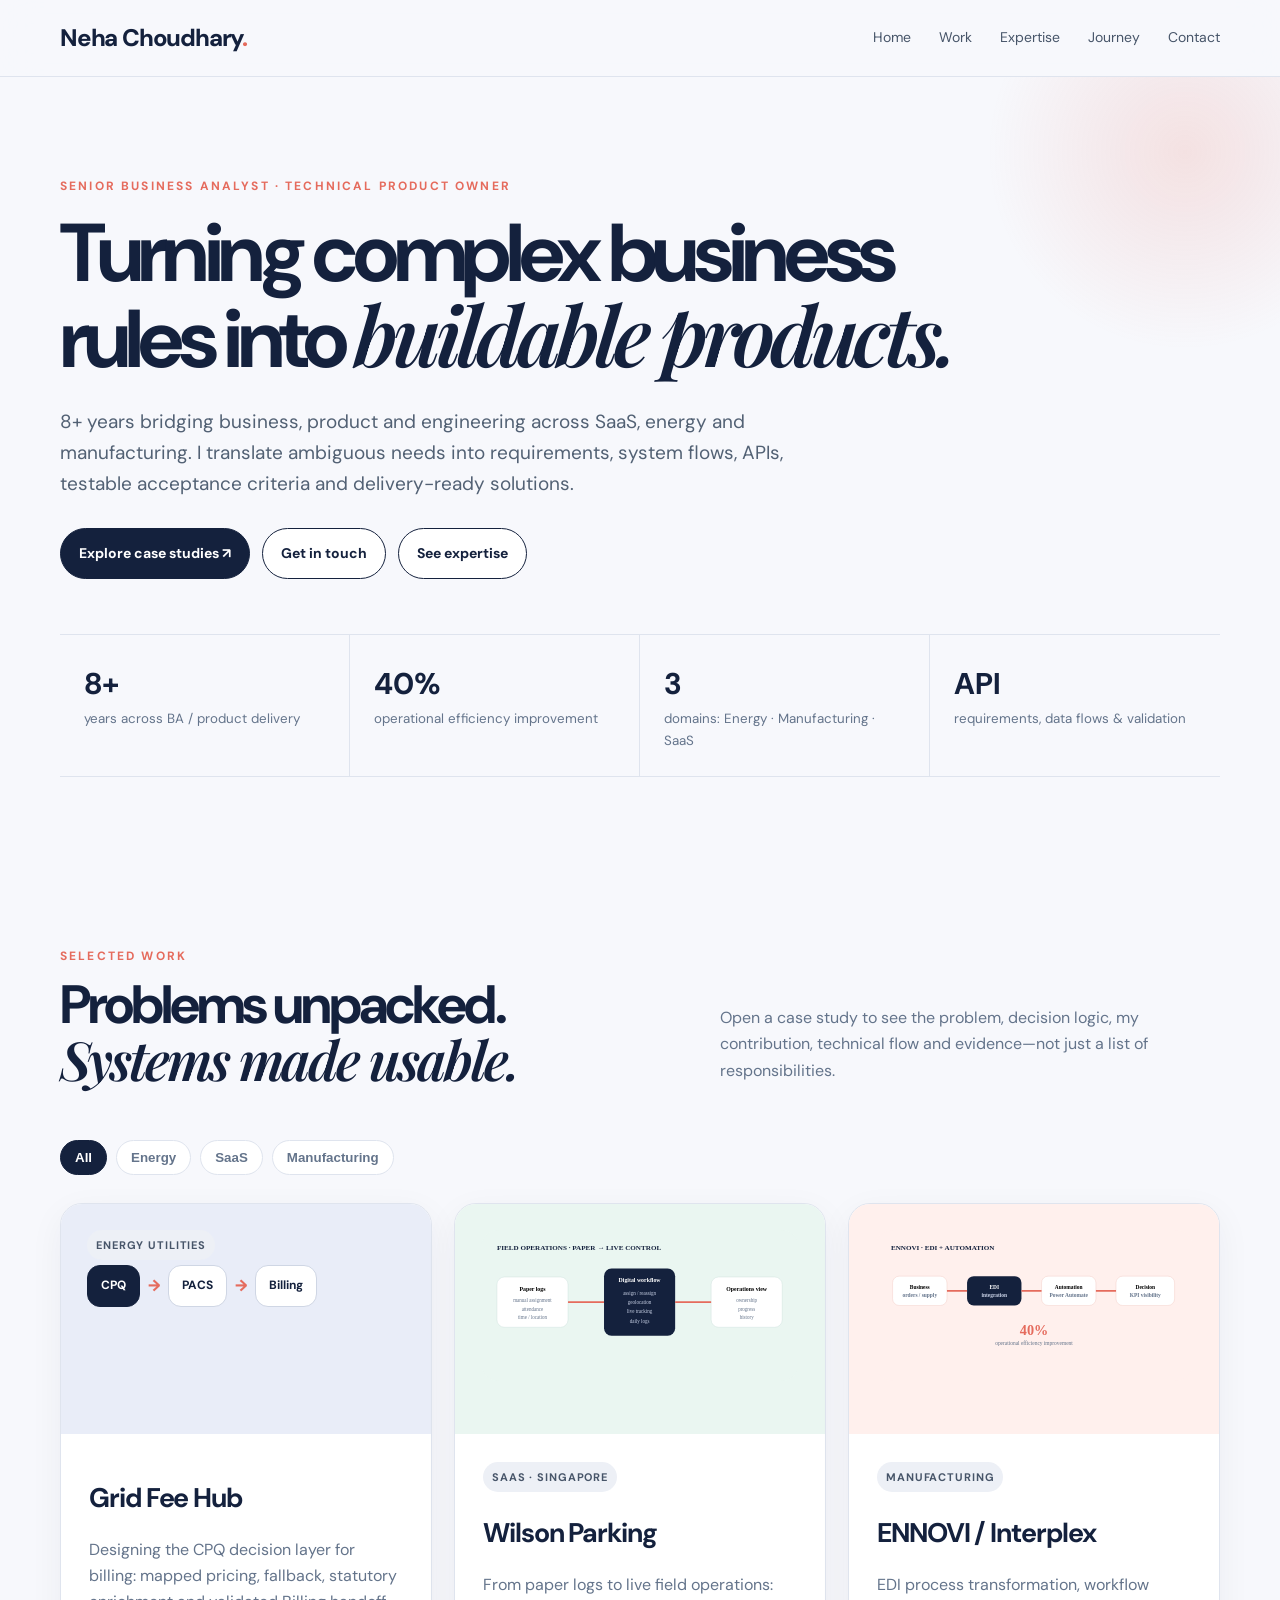
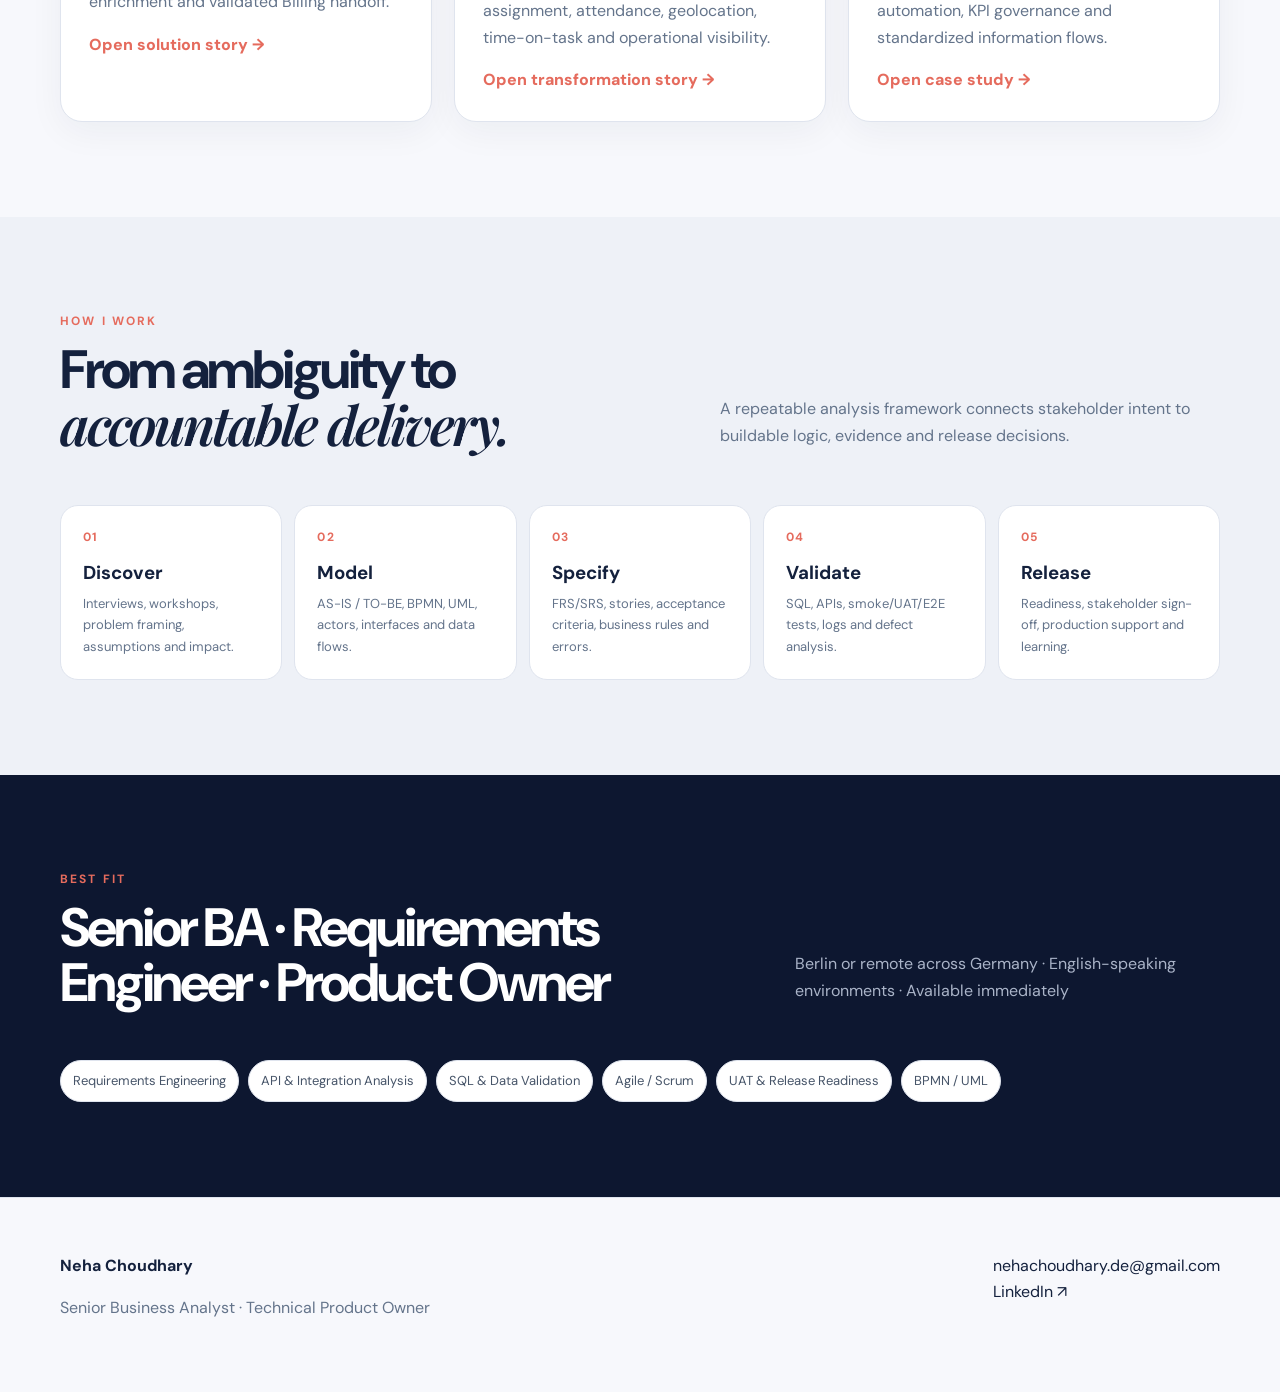
<file: index.html>
<!doctype html><html lang="en"><head><meta charset="utf-8"><meta name="viewport" content="width=device-width,initial-scale=1"><meta name="description" content="Neha Choudhary — Senior Business Analyst and Technical Product Owner portfolio"><title>Home · Neha Choudhary</title><link rel="stylesheet" href="style.css"></head><body><nav class="nav"><div class="container navin"><a class="logo" href="index.html">Neha Choudhary<span>.</span></a><button class="menu">☰</button><div class="links"><a href="index.html">Home</a><a href="work.html">Work</a><a href="about.html">Expertise</a><a href="journey.html">Journey</a><a href="contact.html">Contact</a></div></div></nav><main><section class="hero"><div class="container fade"><div class="eyebrow">Senior Business Analyst · Technical Product Owner</div><h1>Turning complex business rules into <span class="serif">buildable products.</span></h1><p class="lead">8+ years bridging business, product and engineering across SaaS, energy and manufacturing. I translate ambiguous needs into requirements, system flows, APIs, testable acceptance criteria and delivery-ready solutions.</p><div class="actions"><a class="btn primary" href="work.html">Explore case studies ↗</a><a class="btn secondary" href="contact.html">Get in touch</a><a class="btn secondary" href="about.html">See expertise</a></div><div class="stats"><div class="stat"><b>8+</b><small>years across BA / product delivery</small></div><div class="stat"><b>40%</b><small>operational efficiency improvement</small></div><div class="stat"><b>3</b><small>domains: Energy · Manufacturing · SaaS</small></div><div class="stat"><b>API</b><small>requirements, data flows & validation</small></div></div></div></section><section class="section"><div class="container"><div class="sectionhead"><div><div class="eyebrow">Selected work</div><h2>Problems unpacked.<br><span class="serif">Systems made usable.</span></h2></div><p>Open a case study to see the problem, decision logic, my contribution, technical flow and evidence—not just a list of responsibilities.</p></div><div class="filterbar"><button class="filter active" data-filter="all">All</button><button class="filter" data-filter="energy">Energy</button><button class="filter" data-filter="saas">SaaS</button><button class="filter" data-filter="manufacturing">Manufacturing</button></div><div class="grid grid3"><article class="card case reveal" data-category="energy"><div class="visual"><div><div class="tag">Energy utilities</div><div class="mini-flow"><span class="node accent">CPQ</span><span class="connector">→</span><span class="node">PACS</span><span class="connector">→</span><span class="node">Billing</span></div></div></div><div class="casebody"><h3>Grid Fee Hub</h3><p>Designing the CPQ decision layer for billing: mapped pricing, fallback, statutory enrichment and validated Billing handoff.</p><a class="arrow" href="gfh.html">Open solution story →</a></div></article><article class="card case reveal" data-category="saas"><div class="visual"><img src="assets/wilson-flow.svg" alt="Wilson Parking workflow illustration" style="width:100%;border-radius:18px"></div><div class="casebody"><div class="tag">SaaS · Singapore</div><h3>Wilson Parking</h3><p>From paper logs to live field operations: assignment, attendance, geolocation, time-on-task and operational visibility.</p><a class="arrow" href="wilson.html">Open transformation story →</a></div></article><article class="card case reveal" data-category="manufacturing"><div class="visual"><img src="assets/ennovi-flow.svg" alt="ENNOVI EDI workflow illustration" style="width:100%;border-radius:18px"></div><div class="casebody"><div class="tag">Manufacturing</div><h3>ENNOVI / Interplex</h3><p>EDI process transformation, workflow automation, KPI governance and standardized information flows.</p><a class="arrow" href="ennovi.html">Open case study →</a></div></article></div></div></section><section class="section alt"><div class="container"><div class="sectionhead"><div><div class="eyebrow">How I work</div><h2>From ambiguity to <span class="serif">accountable delivery.</span></h2></div><p>A repeatable analysis framework connects stakeholder intent to buildable logic, evidence and release decisions.</p></div><div class="steps"><div class="step reveal"><b>01</b><h3>Discover</h3><p>Interviews, workshops, problem framing, assumptions and impact.</p></div><div class="step reveal"><b>02</b><h3>Model</h3><p>AS-IS / TO-BE, BPMN, UML, actors, interfaces and data flows.</p></div><div class="step reveal"><b>03</b><h3>Specify</h3><p>FRS/SRS, stories, acceptance criteria, business rules and errors.</p></div><div class="step reveal"><b>04</b><h3>Validate</h3><p>SQL, APIs, smoke/UAT/E2E tests, logs and defect analysis.</p></div><div class="step reveal"><b>05</b><h3>Release</h3><p>Readiness, stakeholder sign-off, production support and learning.</p></div></div></div></section><section class="section dark"><div class="container"><div class="sectionhead"><div><div class="eyebrow">Best fit</div><h2>Senior BA · Requirements Engineer · Product Owner</h2></div><p>Berlin or remote across Germany · English-speaking environments · Available immediately</p></div><div class="pills"><span class="pill">Requirements Engineering</span><span class="pill">API & Integration Analysis</span><span class="pill">SQL & Data Validation</span><span class="pill">Agile / Scrum</span><span class="pill">UAT & Release Readiness</span><span class="pill">BPMN / UML</span></div></div></section></main><footer class="footer"><div class="container footergrid"><div><strong>Neha Choudhary</strong><p>Senior Business Analyst · Technical Product Owner</p></div><div><a href="mailto:nehachoudhary.de@gmail.com">nehachoudhary.de@gmail.com</a><br><a href="https://www.linkedin.com/in/neha-choudhary-business-analyst">LinkedIn ↗</a></div></div></footer><script src="script.js"></script></body></html>
</file>
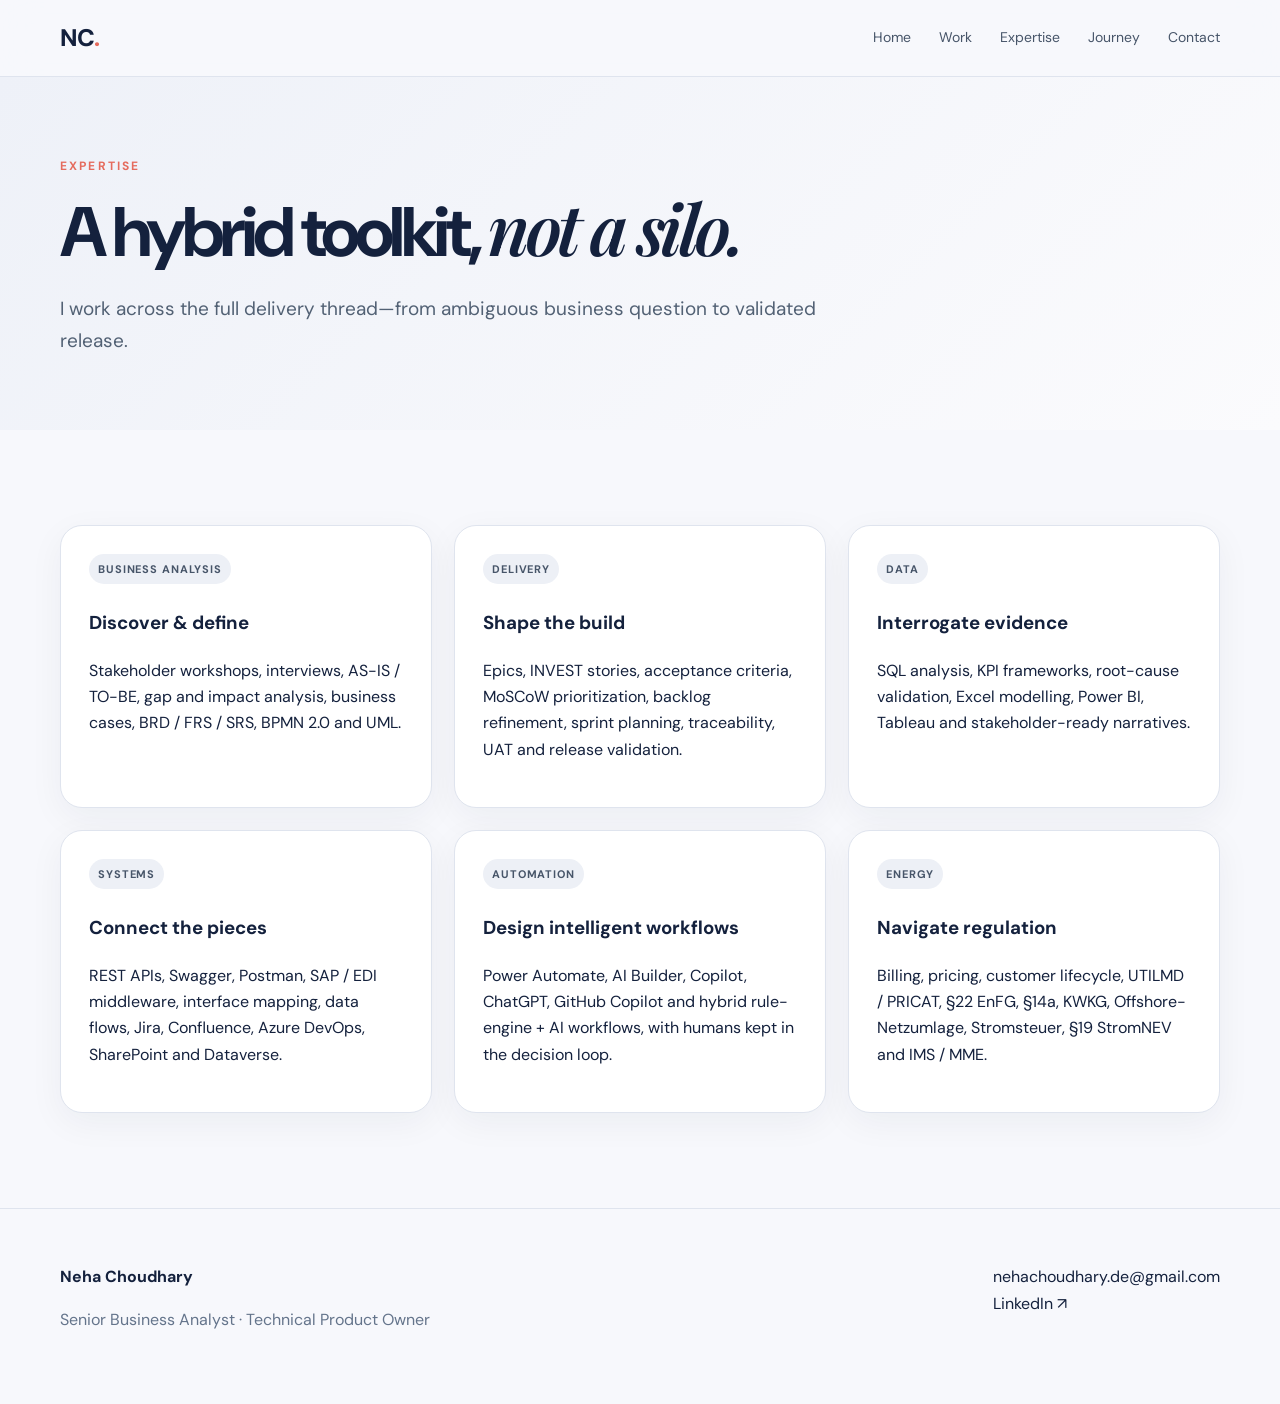
<file: about.html>
<!doctype html><html lang="en"><head><meta charset="utf-8"><meta name="viewport" content="width=device-width,initial-scale=1"><meta name="description" content="Neha Choudhary — Senior Business Analyst and Technical Product Owner portfolio"><title>Expertise · Neha Choudhary</title><link rel="stylesheet" href="style.css"></head><body><nav class="nav"><div class="container navin"><a class="logo" href="index.html">NC<span>.</span></a><button class="menu">☰</button><div class="links"><a href="index.html">Home</a><a href="work.html">Work</a><a href="about.html">Expertise</a><a href="journey.html">Journey</a><a href="contact.html">Contact</a></div></div></nav><main><section class="pagehero"><div class="container"><div class="eyebrow">Expertise</div><h1>A hybrid toolkit, <span class="serif">not a silo.</span></h1><p class="lead">I work across the full delivery thread—from ambiguous business question to validated release.</p></div></section><section class="section"><div class="container grid grid3"><div class="card reveal"><div class="tag">Business analysis</div><h3>Discover & define</h3><p>Stakeholder workshops, interviews, AS-IS / TO-BE, gap and impact analysis, business cases, BRD / FRS / SRS, BPMN 2.0 and UML.</p></div><div class="card reveal"><div class="tag">Delivery</div><h3>Shape the build</h3><p>Epics, INVEST stories, acceptance criteria, MoSCoW prioritization, backlog refinement, sprint planning, traceability, UAT and release validation.</p></div><div class="card reveal"><div class="tag">Data</div><h3>Interrogate evidence</h3><p>SQL analysis, KPI frameworks, root-cause validation, Excel modelling, Power BI, Tableau and stakeholder-ready narratives.</p></div><div class="card reveal"><div class="tag">Systems</div><h3>Connect the pieces</h3><p>REST APIs, Swagger, Postman, SAP / EDI middleware, interface mapping, data flows, Jira, Confluence, Azure DevOps, SharePoint and Dataverse.</p></div><div class="card reveal"><div class="tag">Automation</div><h3>Design intelligent workflows</h3><p>Power Automate, AI Builder, Copilot, ChatGPT, GitHub Copilot and hybrid rule-engine + AI workflows, with humans kept in the decision loop.</p></div><div class="card reveal"><div class="tag">Energy</div><h3>Navigate regulation</h3><p>Billing, pricing, customer lifecycle, UTILMD / PRICAT, §22 EnFG, §14a, KWKG, Offshore-Netzumlage, Stromsteuer, §19 StromNEV and IMS / MME.</p></div></div></section></main><footer class="footer"><div class="container footergrid"><div><strong>Neha Choudhary</strong><p>Senior Business Analyst · Technical Product Owner</p></div><div><a href="mailto:nehachoudhary.de@gmail.com">nehachoudhary.de@gmail.com</a><br><a href="https://www.linkedin.com/in/neha-choudhary-business-analyst">LinkedIn ↗</a></div></div></footer><script src="script.js"></script></body></html>
</file>
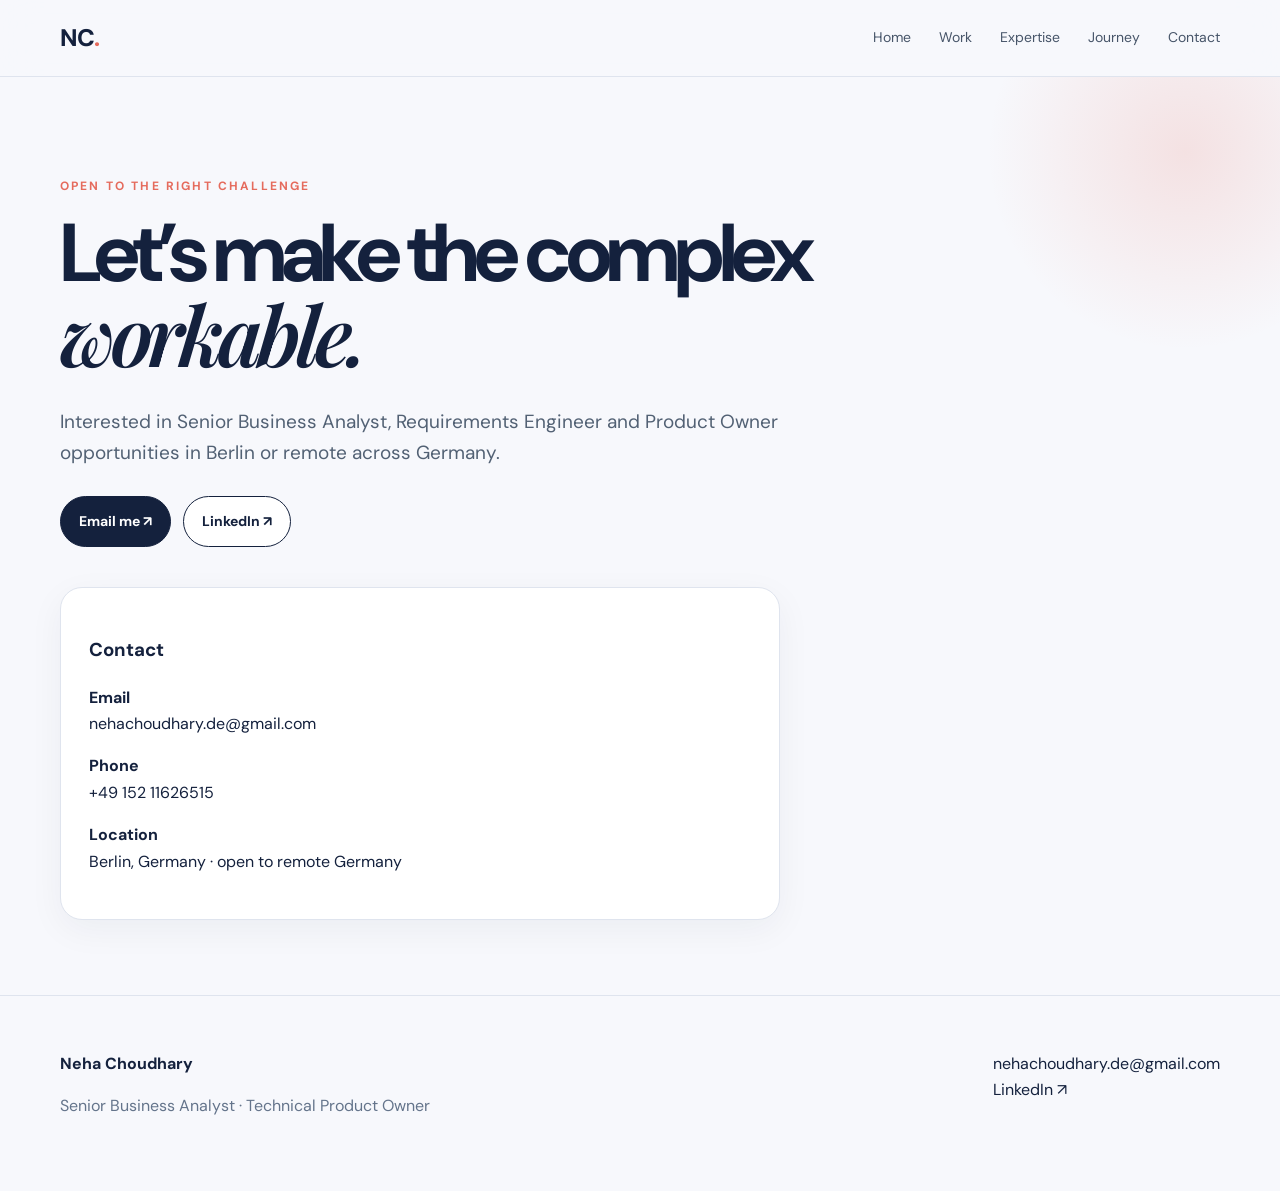
<file: contact.html>
<!doctype html><html lang="en"><head><meta charset="utf-8"><meta name="viewport" content="width=device-width,initial-scale=1"><meta name="description" content="Neha Choudhary — Senior Business Analyst and Technical Product Owner portfolio"><title>Contact · Neha Choudhary</title><link rel="stylesheet" href="style.css"></head><body><nav class="nav"><div class="container navin"><a class="logo" href="index.html">NC<span>.</span></a><button class="menu">☰</button><div class="links"><a href="index.html">Home</a><a href="work.html">Work</a><a href="about.html">Expertise</a><a href="journey.html">Journey</a><a href="contact.html">Contact</a></div></div></nav><main><section class="hero"><div class="container"><div class="eyebrow">Open to the right challenge</div><h1>Let’s make the complex <span class="serif">workable.</span></h1><p class="lead">Interested in Senior Business Analyst, Requirements Engineer and Product Owner opportunities in Berlin or remote across Germany.</p><div class="actions"><a class="btn primary" href="mailto:nehachoudhary.de@gmail.com">Email me ↗</a><a class="btn secondary" href="https://www.linkedin.com/in/neha-choudhary-business-analyst">LinkedIn ↗</a></div><div class="card" style="margin-top:40px;max-width:720px"><h3>Contact</h3><p><strong>Email</strong><br><a href="mailto:nehachoudhary.de@gmail.com">nehachoudhary.de@gmail.com</a></p><p><strong>Phone</strong><br>+49 152 11626515</p><p><strong>Location</strong><br>Berlin, Germany · open to remote Germany</p></div></div></section></main><footer class="footer"><div class="container footergrid"><div><strong>Neha Choudhary</strong><p>Senior Business Analyst · Technical Product Owner</p></div><div><a href="mailto:nehachoudhary.de@gmail.com">nehachoudhary.de@gmail.com</a><br><a href="https://www.linkedin.com/in/neha-choudhary-business-analyst">LinkedIn ↗</a></div></div></footer><script src="script.js"></script></body></html>
</file>
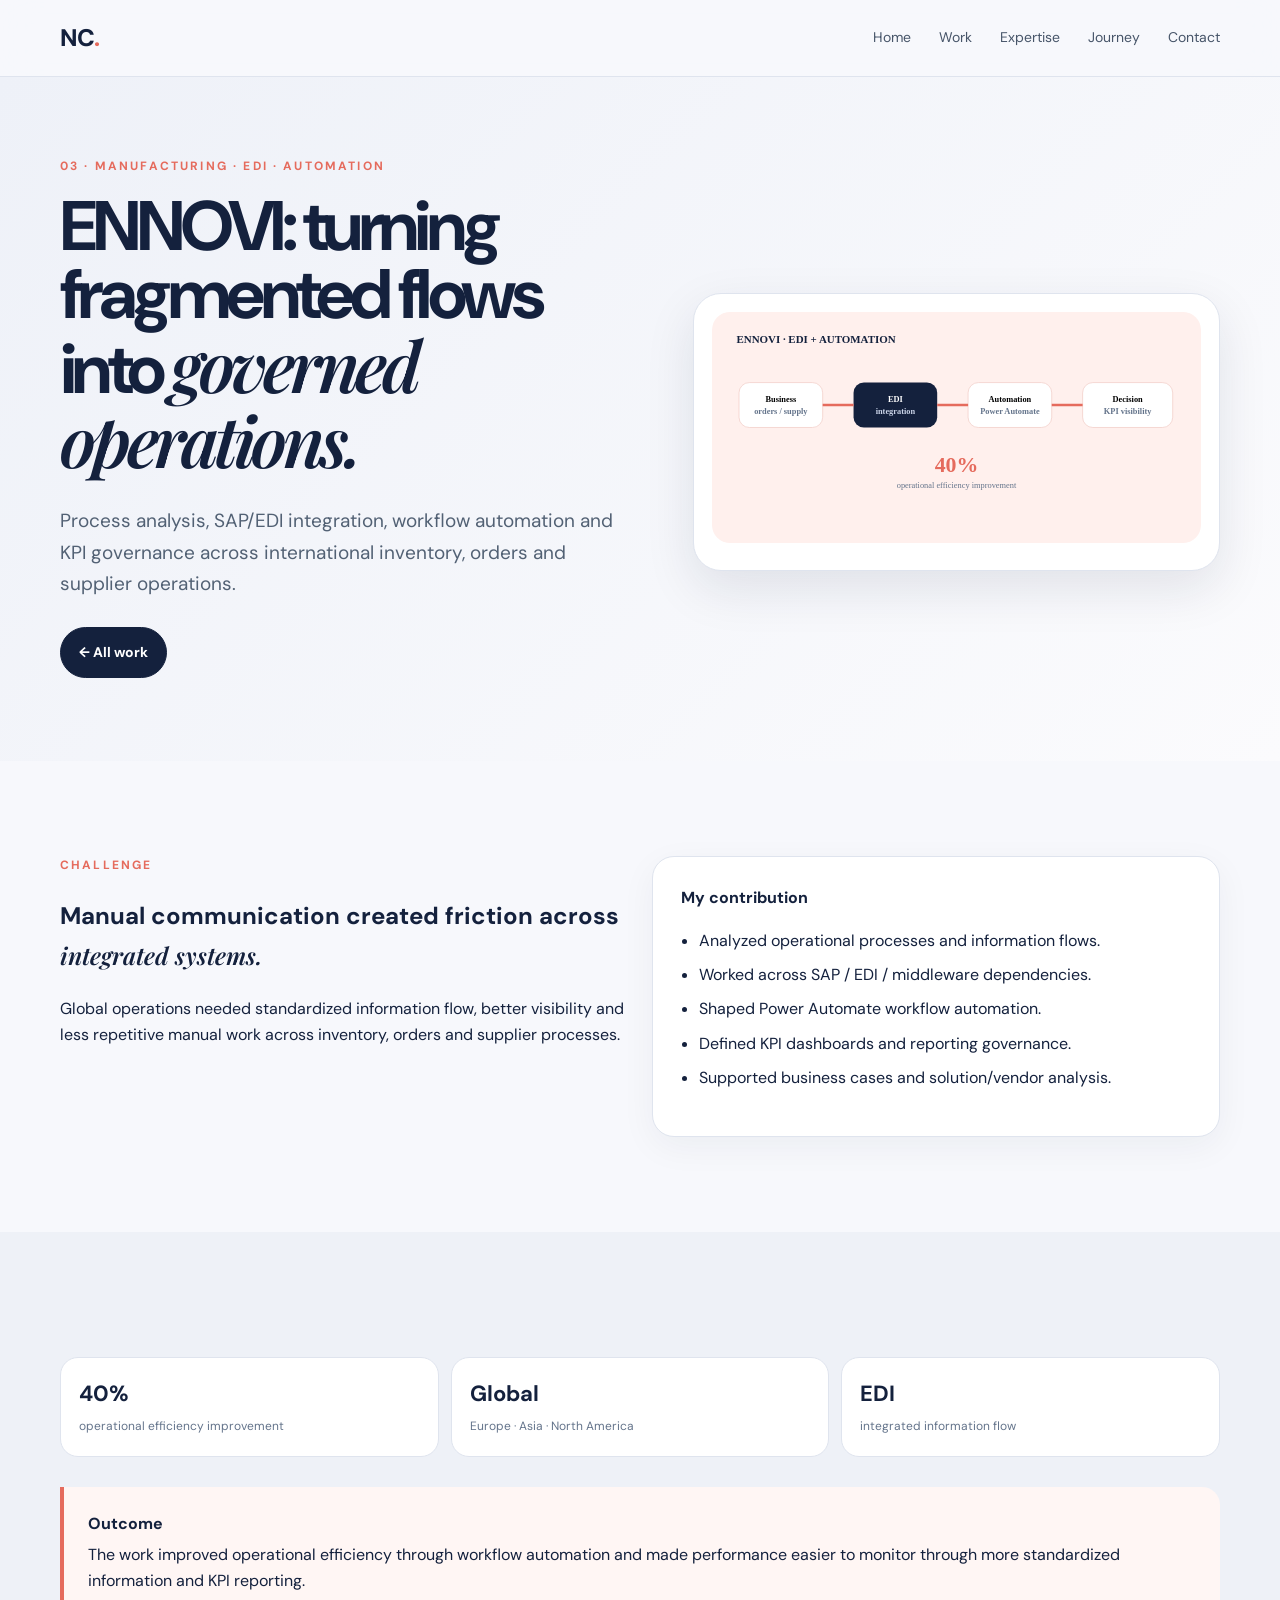
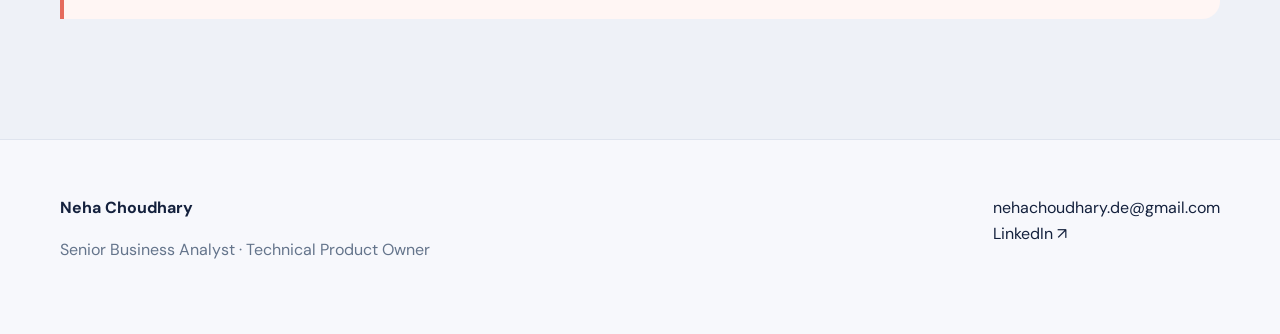
<file: ennovi.html>
<!doctype html><html lang="en"><head><meta charset="utf-8"><meta name="viewport" content="width=device-width,initial-scale=1"><meta name="description" content="Neha Choudhary — Senior Business Analyst and Technical Product Owner portfolio"><title>ENNOVI · Neha Choudhary</title><link rel="stylesheet" href="style.css"></head><body><nav class="nav"><div class="container navin"><a class="logo" href="index.html">NC<span>.</span></a><button class="menu">☰</button><div class="links"><a href="index.html">Home</a><a href="work.html">Work</a><a href="about.html">Expertise</a><a href="journey.html">Journey</a><a href="contact.html">Contact</a></div></div></nav><main><section class="pagehero"><div class="container"><div class="casehero"><div><div class="eyebrow">03 · Manufacturing · EDI · Automation</div><h1>ENNOVI: turning fragmented flows into <span class="serif">governed operations.</span></h1><p class="lead">Process analysis, SAP/EDI integration, workflow automation and KPI governance across international inventory, orders and supplier operations.</p><div class="actions"><a class="btn primary" href="work.html">← All work</a></div></div><div class="hero-art"><img src="assets/ennovi-flow.svg" alt="ENNOVI EDI workflow" style="width:100%;border-radius:18px"></div></div></div></section><section class="section"><div class="container two-col"><div><div class="eyebrow">Challenge</div><h2>Manual communication created friction across <span class="serif">integrated systems.</span></h2><p>Global operations needed standardized information flow, better visibility and less repetitive manual work across inventory, orders and supplier processes.</p></div><div class="card"><strong>My contribution</strong><ul class="list"><li>Analyzed operational processes and information flows.</li><li>Worked across SAP / EDI / middleware dependencies.</li><li>Shaped Power Automate workflow automation.</li><li>Defined KPI dashboards and reporting governance.</li><li>Supported business cases and solution/vendor analysis.</li></ul></div></div></section><section class="section alt"><div class="container"><div class="metricrow"><div class="metric"><b>40%</b><span>operational efficiency improvement</span></div><div class="metric"><b>Global</b><span>Europe · Asia · North America</span></div><div class="metric"><b>EDI</b><span>integrated information flow</span></div></div><div class="callout"><strong>Outcome</strong>The work improved operational efficiency through workflow automation and made performance easier to monitor through more standardized information and KPI reporting.</div></div></section></main><footer class="footer"><div class="container footergrid"><div><strong>Neha Choudhary</strong><p>Senior Business Analyst · Technical Product Owner</p></div><div><a href="mailto:nehachoudhary.de@gmail.com">nehachoudhary.de@gmail.com</a><br><a href="https://www.linkedin.com/in/neha-choudhary-business-analyst">LinkedIn ↗</a></div></div></footer><script src="script.js"></script></body></html>
</file>
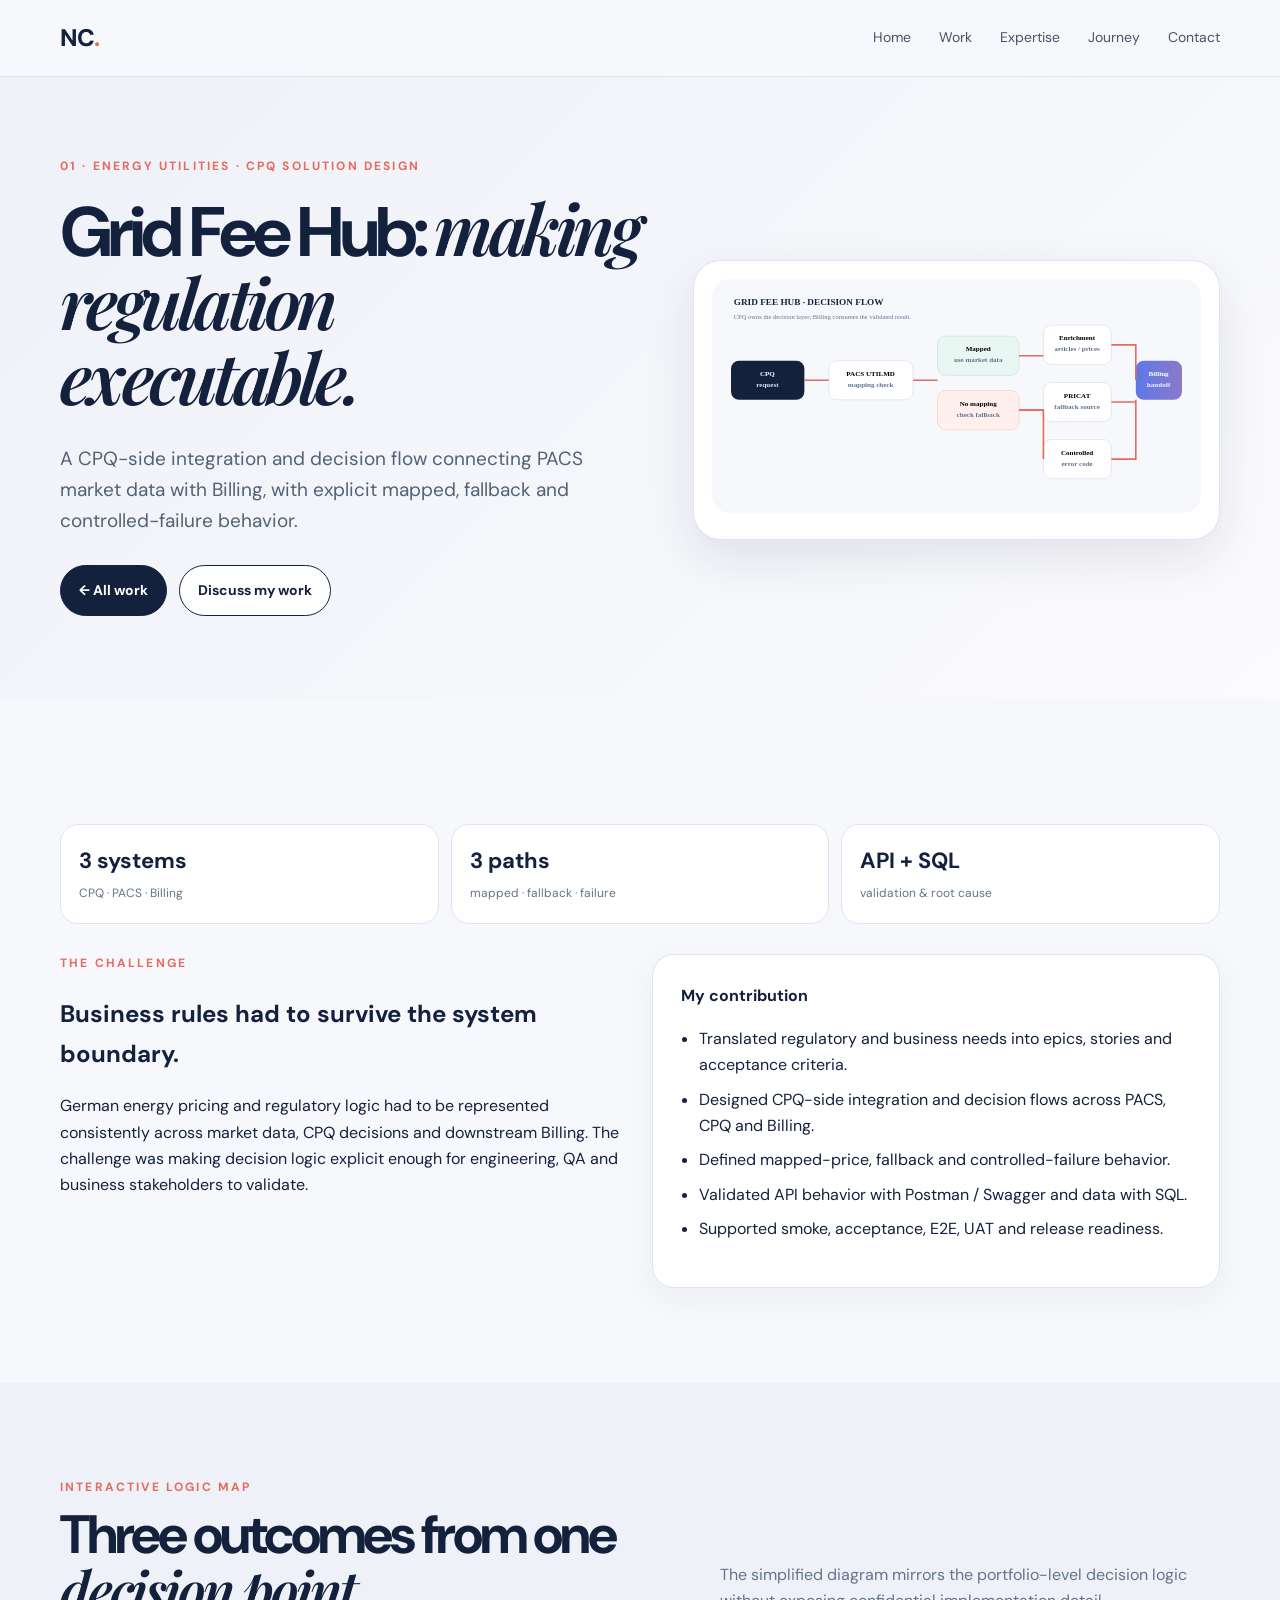
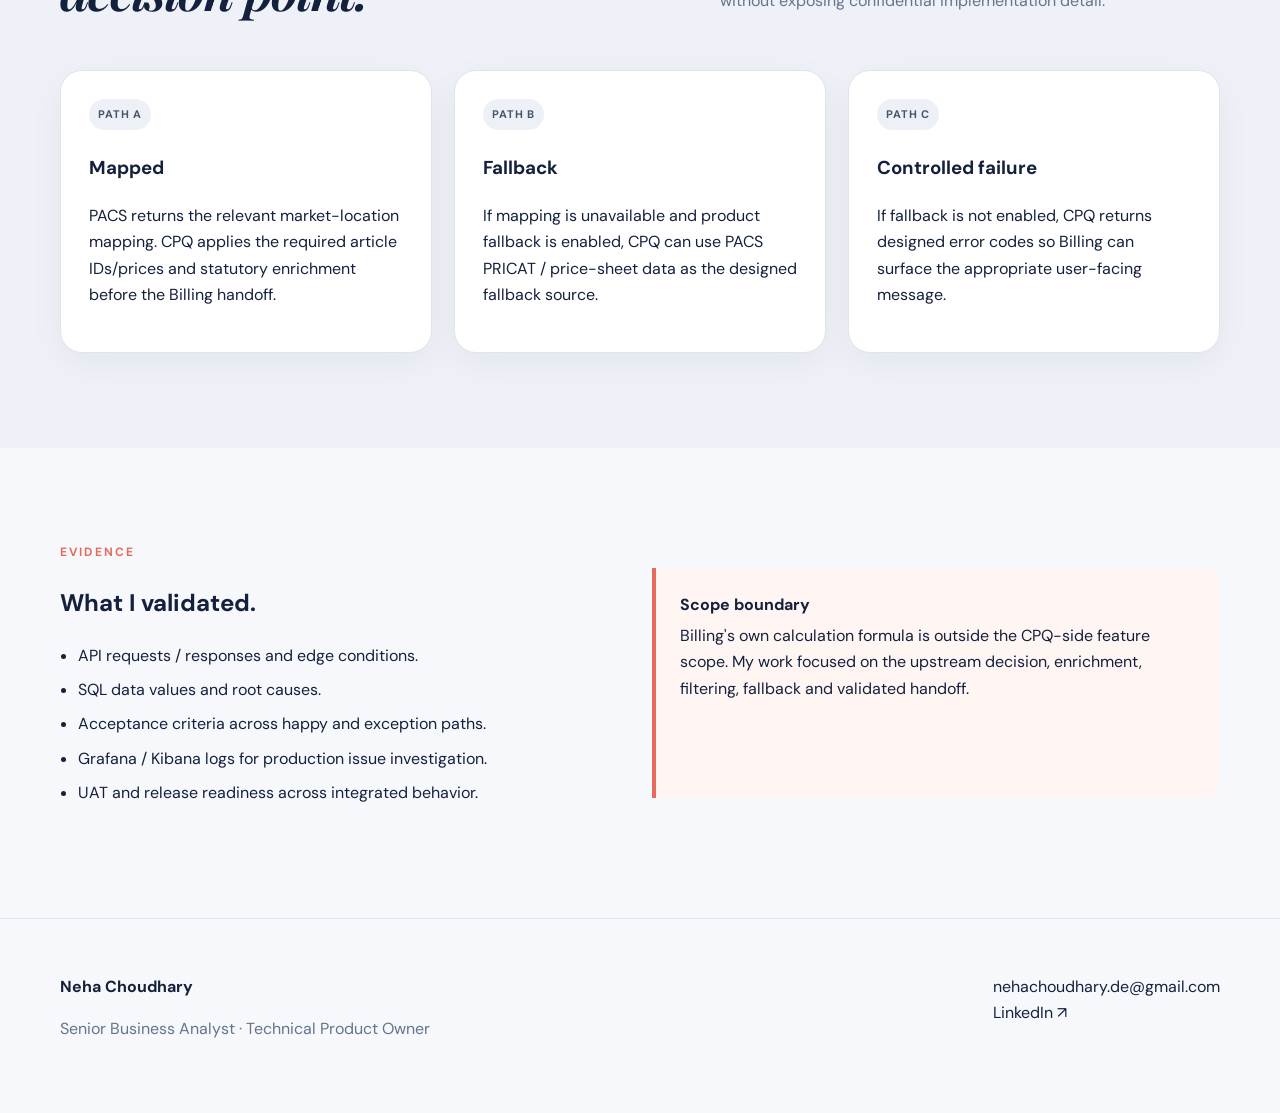
<file: gfh.html>
<!doctype html><html lang="en"><head><meta charset="utf-8"><meta name="viewport" content="width=device-width,initial-scale=1"><meta name="description" content="Neha Choudhary — Senior Business Analyst and Technical Product Owner portfolio"><title>Grid Fee Hub · Neha Choudhary</title><link rel="stylesheet" href="style.css"></head><body><nav class="nav"><div class="container navin"><a class="logo" href="index.html">NC<span>.</span></a><button class="menu">☰</button><div class="links"><a href="index.html">Home</a><a href="work.html">Work</a><a href="about.html">Expertise</a><a href="journey.html">Journey</a><a href="contact.html">Contact</a></div></div></nav><main><section class="pagehero"><div class="container"><div class="casehero"><div><div class="eyebrow">01 · Energy utilities · CPQ solution design</div><h1>Grid Fee Hub: <span class="serif">making regulation executable.</span></h1><p class="lead">A CPQ-side integration and decision flow connecting PACS market data with Billing, with explicit mapped, fallback and controlled-failure behavior.</p><div class="actions"><a class="btn primary" href="work.html">← All work</a><a class="btn secondary" href="contact.html">Discuss my work</a></div></div><div class="hero-art"><img src="assets/gfh-flow.svg" alt="CPQ PACS Billing flow diagram" style="width:100%;border-radius:18px"></div></div></div></section><section class="section"><div class="container"><div class="metricrow"><div class="metric"><b>3 systems</b><span>CPQ · PACS · Billing</span></div><div class="metric"><b>3 paths</b><span>mapped · fallback · failure</span></div><div class="metric"><b>API + SQL</b><span>validation & root cause</span></div></div><div class="two-col"><div><div class="eyebrow">The challenge</div><h2>Business rules had to survive the system boundary.</h2><p>German energy pricing and regulatory logic had to be represented consistently across market data, CPQ decisions and downstream Billing. The challenge was making decision logic explicit enough for engineering, QA and business stakeholders to validate.</p></div><div class="card"><strong>My contribution</strong><ul class="list"><li>Translated regulatory and business needs into epics, stories and acceptance criteria.</li><li>Designed CPQ-side integration and decision flows across PACS, CPQ and Billing.</li><li>Defined mapped-price, fallback and controlled-failure behavior.</li><li>Validated API behavior with Postman / Swagger and data with SQL.</li><li>Supported smoke, acceptance, E2E, UAT and release readiness.</li></ul></div></div></div></section><section class="section alt"><div class="container"><div class="sectionhead"><div><div class="eyebrow">Interactive logic map</div><h2>Three outcomes from one <span class="serif">decision point.</span></h2></div><p>The simplified diagram mirrors the portfolio-level decision logic without exposing confidential implementation detail.</p></div><div class="grid grid3"><div class="card"><div class="tag">Path A</div><h3>Mapped</h3><p>PACS returns the relevant market-location mapping. CPQ applies the required article IDs/prices and statutory enrichment before the Billing handoff.</p></div><div class="card"><div class="tag">Path B</div><h3>Fallback</h3><p>If mapping is unavailable and product fallback is enabled, CPQ can use PACS PRICAT / price-sheet data as the designed fallback source.</p></div><div class="card"><div class="tag">Path C</div><h3>Controlled failure</h3><p>If fallback is not enabled, CPQ returns designed error codes so Billing can surface the appropriate user-facing message.</p></div></div></div></section><section class="section"><div class="container two-col"><div><div class="eyebrow">Evidence</div><h2>What I validated.</h2><ul class="list"><li>API requests / responses and edge conditions.</li><li>SQL data values and root causes.</li><li>Acceptance criteria across happy and exception paths.</li><li>Grafana / Kibana logs for production issue investigation.</li><li>UAT and release readiness across integrated behavior.</li></ul></div><div class="callout"><strong>Scope boundary</strong>Billing's own calculation formula is outside the CPQ-side feature scope. My work focused on the upstream decision, enrichment, filtering, fallback and validated handoff.</div></div></section></main><footer class="footer"><div class="container footergrid"><div><strong>Neha Choudhary</strong><p>Senior Business Analyst · Technical Product Owner</p></div><div><a href="mailto:nehachoudhary.de@gmail.com">nehachoudhary.de@gmail.com</a><br><a href="https://www.linkedin.com/in/neha-choudhary-business-analyst">LinkedIn ↗</a></div></div></footer><script src="script.js"></script></body></html>
</file>
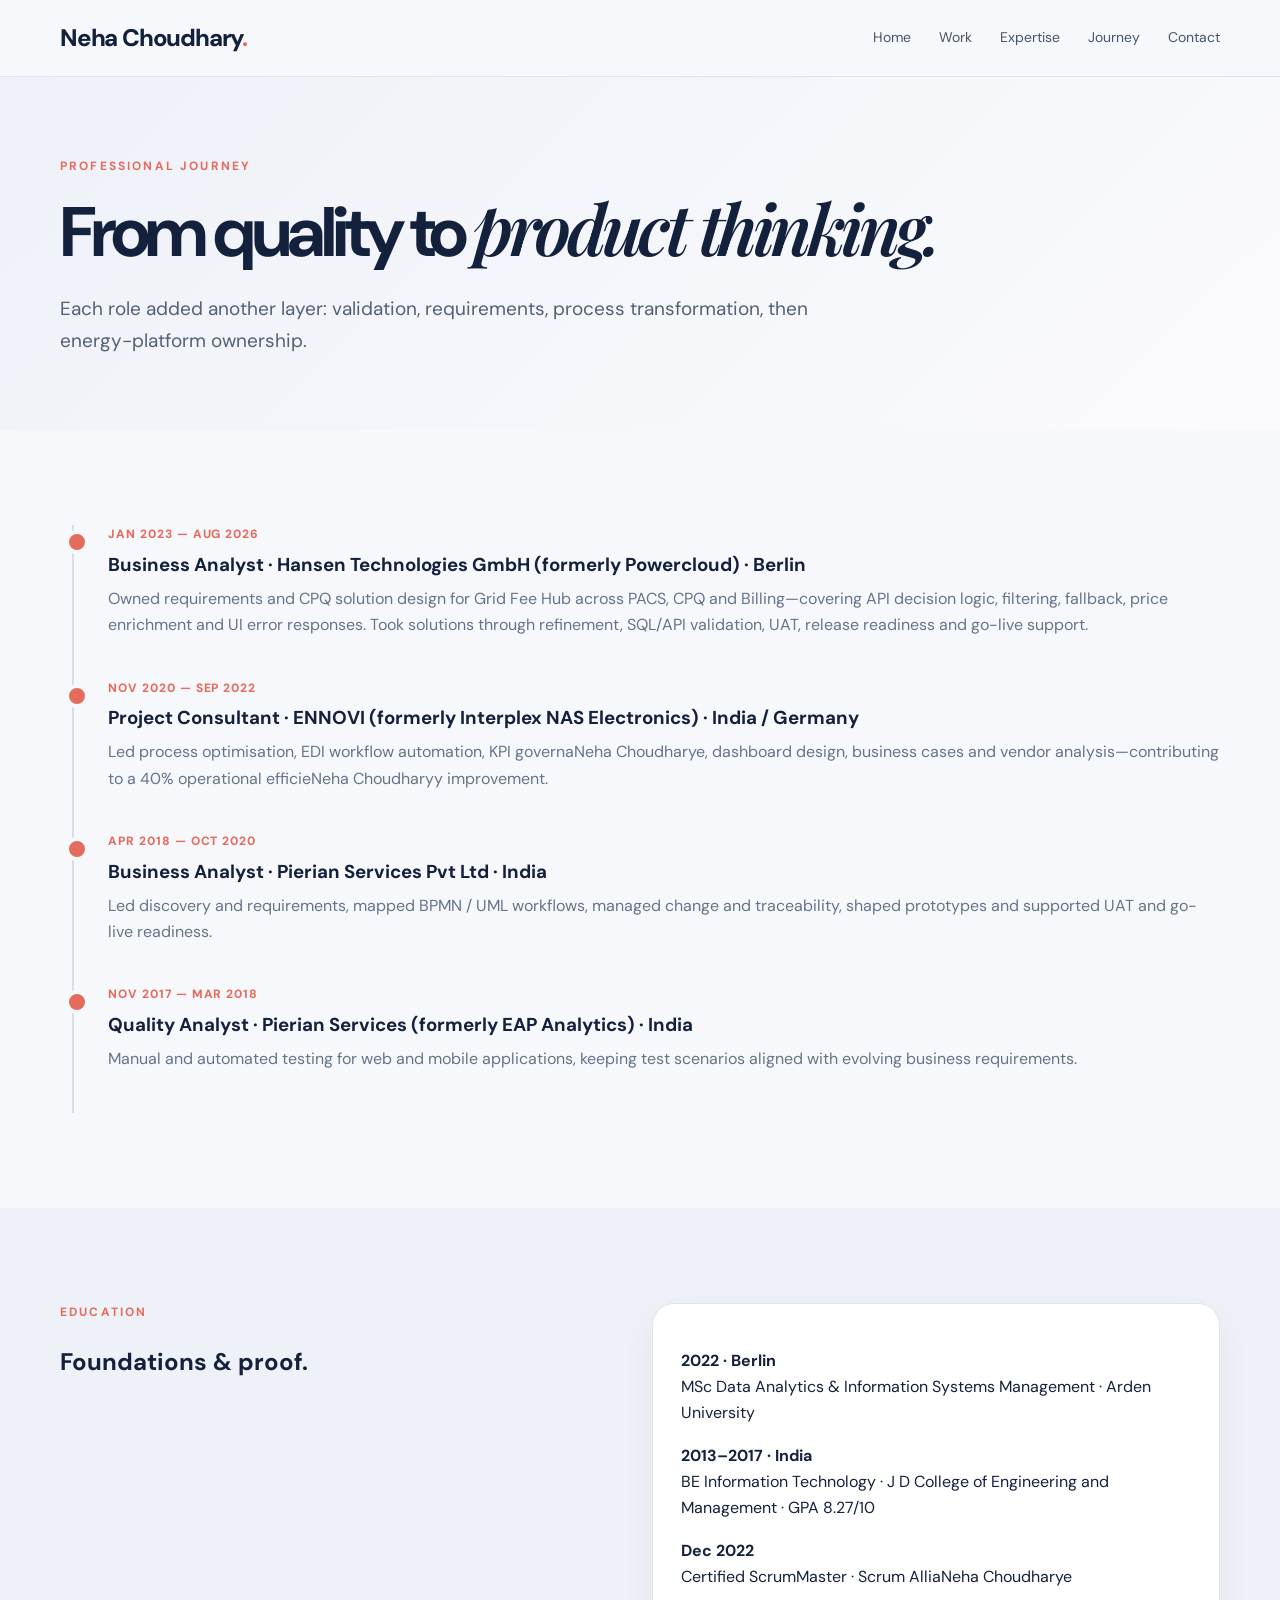
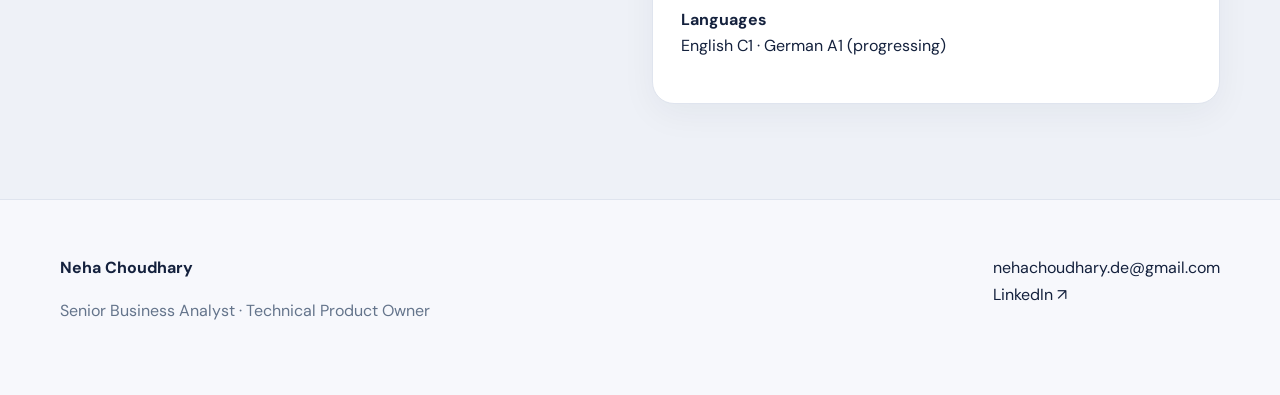
<file: journey.html>
<!doctype html><html lang="en"><head><meta charset="utf-8"><meta name="viewport" content="width=device-width,initial-scale=1"><meta name="description" content="Neha Choudhary — Senior Business Analyst and Technical Product Owner portfolio"><title>Journey · Neha Choudhary</title><link rel="stylesheet" href="style.css"></head><body><nav class="nav"><div class="container navin"><a class="logo" href="index.html">Neha Choudhary<span>.</span></a><button class="menu">☰</button><div class="links"><a href="index.html">Home</a><a href="work.html">Work</a><a href="about.html">Expertise</a><a href="journey.html">Journey</a><a href="contact.html">Contact</a></div></div></nav><main><section class="pagehero"><div class="container"><div class="eyebrow">Professional journey</div><h1>From quality to <span class="serif">product thinking.</span></h1><p class="lead">Each role added another layer: validation, requirements, process transformation, then energy-platform ownership.</p></div></section><section class="section"><div class="container timeline"><div class="tl"><div class="date">JAN 2023 — AUG 2026</div><h3>Business Analyst · Hansen Technologies GmbH (formerly Powercloud) · Berlin</h3><p>Owned requirements and CPQ solution design for Grid Fee Hub across PACS, CPQ and Billing—covering API decision logic, filtering, fallback, price enrichment and UI error responses. Took solutions through refinement, SQL/API validation, UAT, release readiness and go-live support.</p></div><div class="tl"><div class="date">NOV 2020 — SEP 2022</div><h3>Project Consultant · ENNOVI (formerly Interplex NAS Electronics) · India / Germany</h3><p>Led process optimisation, EDI workflow automation, KPI governaNeha Choudharye, dashboard design, business cases and vendor analysis—contributing to a 40% operational efficieNeha Choudharyy improvement.</p></div><div class="tl"><div class="date">APR 2018 — OCT 2020</div><h3>Business Analyst · Pierian Services Pvt Ltd · India</h3><p>Led discovery and requirements, mapped BPMN / UML workflows, managed change and traceability, shaped prototypes and supported UAT and go-live readiness.</p></div><div class="tl"><div class="date">NOV 2017 — MAR 2018</div><h3>Quality Analyst · Pierian Services (formerly EAP Analytics) · India</h3><p>Manual and automated testing for web and mobile applications, keeping test scenarios aligned with evolving business requirements.</p></div></div></section><section class="section alt"><div class="container two-col"><div><div class="eyebrow">Education</div><h2>Foundations & proof.</h2></div><div class="card"><p><strong>2022 · Berlin</strong><br>MSc Data Analytics & Information Systems Management · Arden University</p><p><strong>2013–2017 · India</strong><br>BE Information Technology · J D College of Engineering and Management · GPA 8.27/10</p><p><strong>Dec 2022</strong><br>Certified ScrumMaster · Scrum AlliaNeha Choudharye</p><p><strong>Languages</strong><br>English C1 · German A1 (progressing)</p></div></div></section></main><footer class="footer"><div class="container footergrid"><div><strong>Neha Choudhary</strong><p>Senior Business Analyst · Technical Product Owner</p></div><div><a href="mailto:nehachoudhary.de@gmail.com">nehachoudhary.de@gmail.com</a><br><a href="https://www.linkedin.com/in/neha-choudhary-business-analyst">LinkedIn ↗</a></div></div></footer><script src="script.js"></script></body></html>
</file>
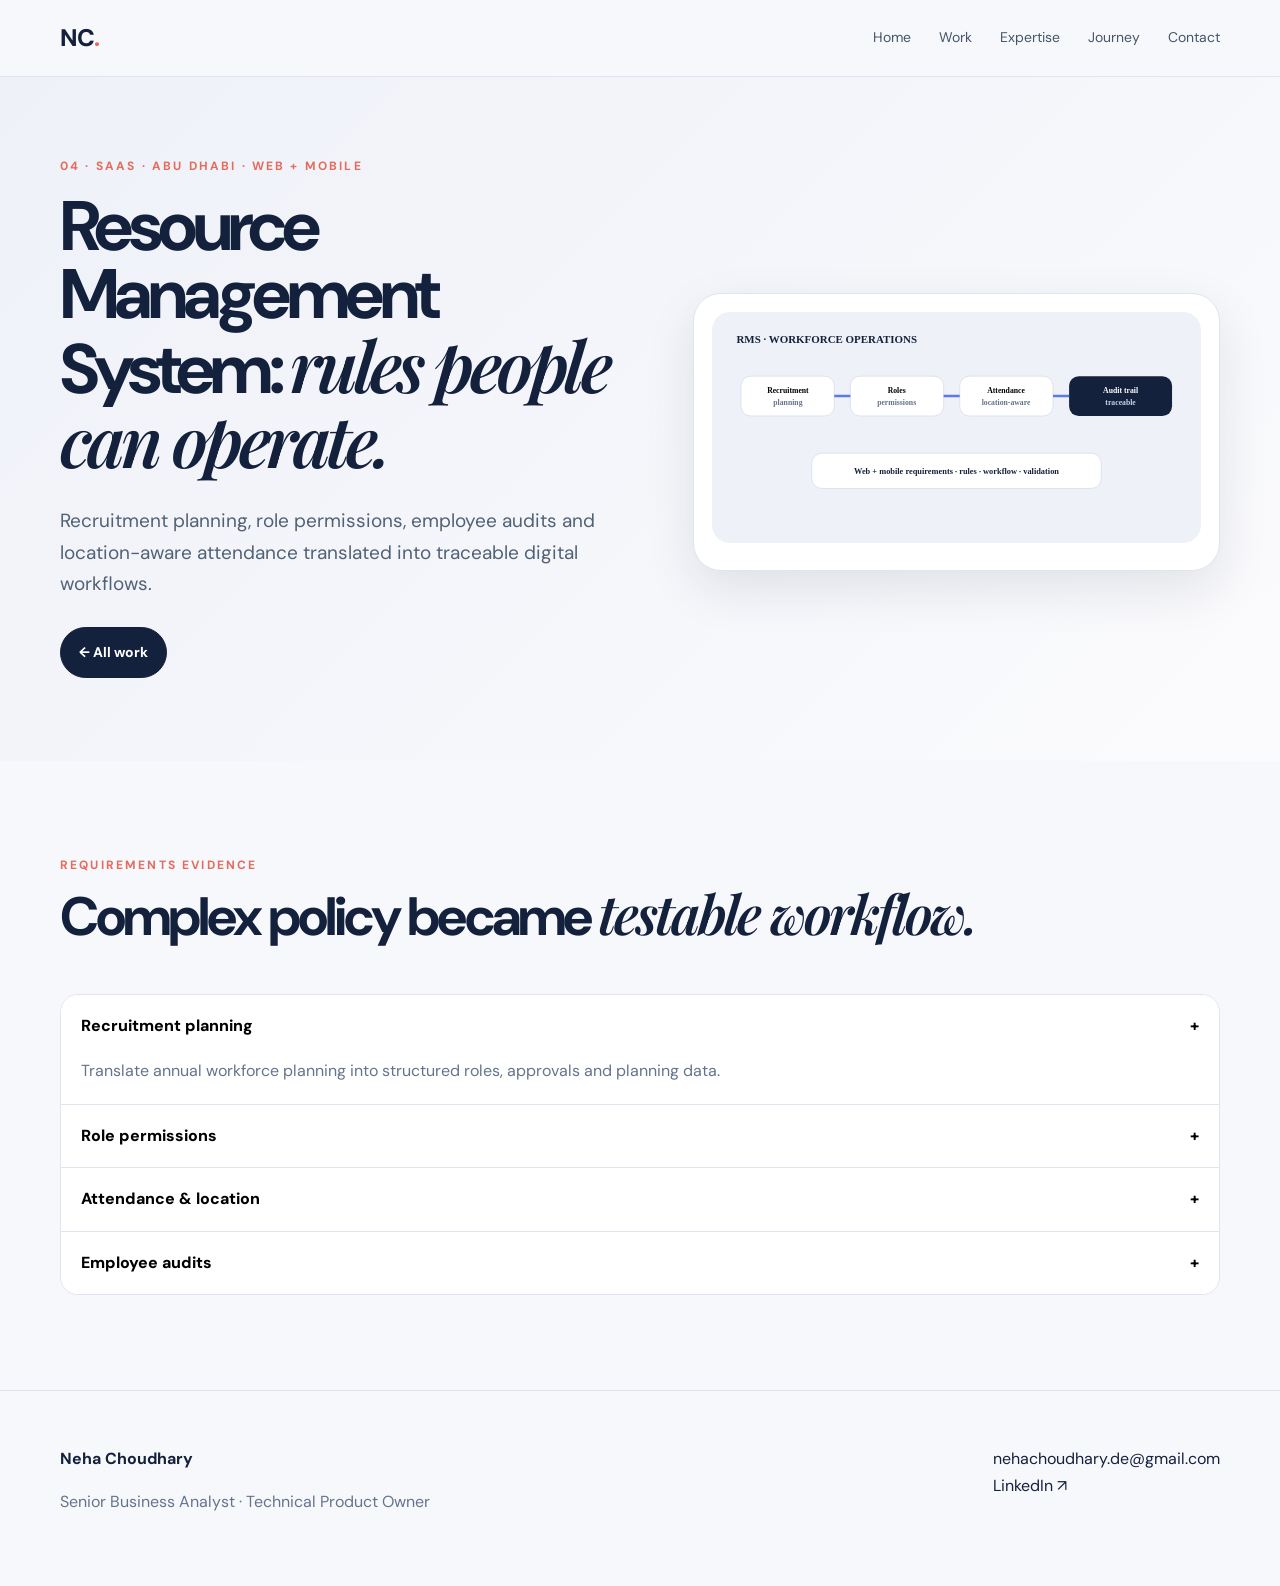
<file: rms.html>
<!doctype html><html lang="en"><head><meta charset="utf-8"><meta name="viewport" content="width=device-width,initial-scale=1"><meta name="description" content="Neha Choudhary — Senior Business Analyst and Technical Product Owner portfolio"><title>Resource Management System · Neha Choudhary</title><link rel="stylesheet" href="style.css"></head><body><nav class="nav"><div class="container navin"><a class="logo" href="index.html">NC<span>.</span></a><button class="menu">☰</button><div class="links"><a href="index.html">Home</a><a href="work.html">Work</a><a href="about.html">Expertise</a><a href="journey.html">Journey</a><a href="contact.html">Contact</a></div></div></nav><main><section class="pagehero"><div class="container"><div class="casehero"><div><div class="eyebrow">04 · SaaS · Abu Dhabi · Web + mobile</div><h1>Resource Management System: <span class="serif">rules people can operate.</span></h1><p class="lead">Recruitment planning, role permissions, employee audits and location-aware attendance translated into traceable digital workflows.</p><div class="actions"><a class="btn primary" href="work.html">← All work</a></div></div><div class="hero-art"><img src="assets/rms-flow.svg" alt="Resource Management System workflow" style="width:100%;border-radius:18px"></div></div></div></section><section class="section"><div class="container"><div class="sectionhead"><div><div class="eyebrow">Requirements evidence</div><h2>Complex policy became <span class="serif">testable workflow.</span></h2></div></div><div class="accordion"><div class="acc open"><button>Recruitment planning <span>+</span></button><div class="content">Translate annual workforce planning into structured roles, approvals and planning data.</div></div><div class="acc"><button>Role permissions <span>+</span></button><div class="content">Define actor permissions and the workflow states each role can create, change or approve.</div></div><div class="acc"><button>Attendance & location <span>+</span></button><div class="content">Specify location-aware attendance and time capture behavior for operational traceability.</div></div><div class="acc"><button>Employee audits <span>+</span></button><div class="content">Create a searchable record of changes and actions for operational and management review.</div></div></div></div></section></main><footer class="footer"><div class="container footergrid"><div><strong>Neha Choudhary</strong><p>Senior Business Analyst · Technical Product Owner</p></div><div><a href="mailto:nehachoudhary.de@gmail.com">nehachoudhary.de@gmail.com</a><br><a href="https://www.linkedin.com/in/neha-choudhary-business-analyst">LinkedIn ↗</a></div></div></footer><script src="script.js"></script></body></html>
</file>
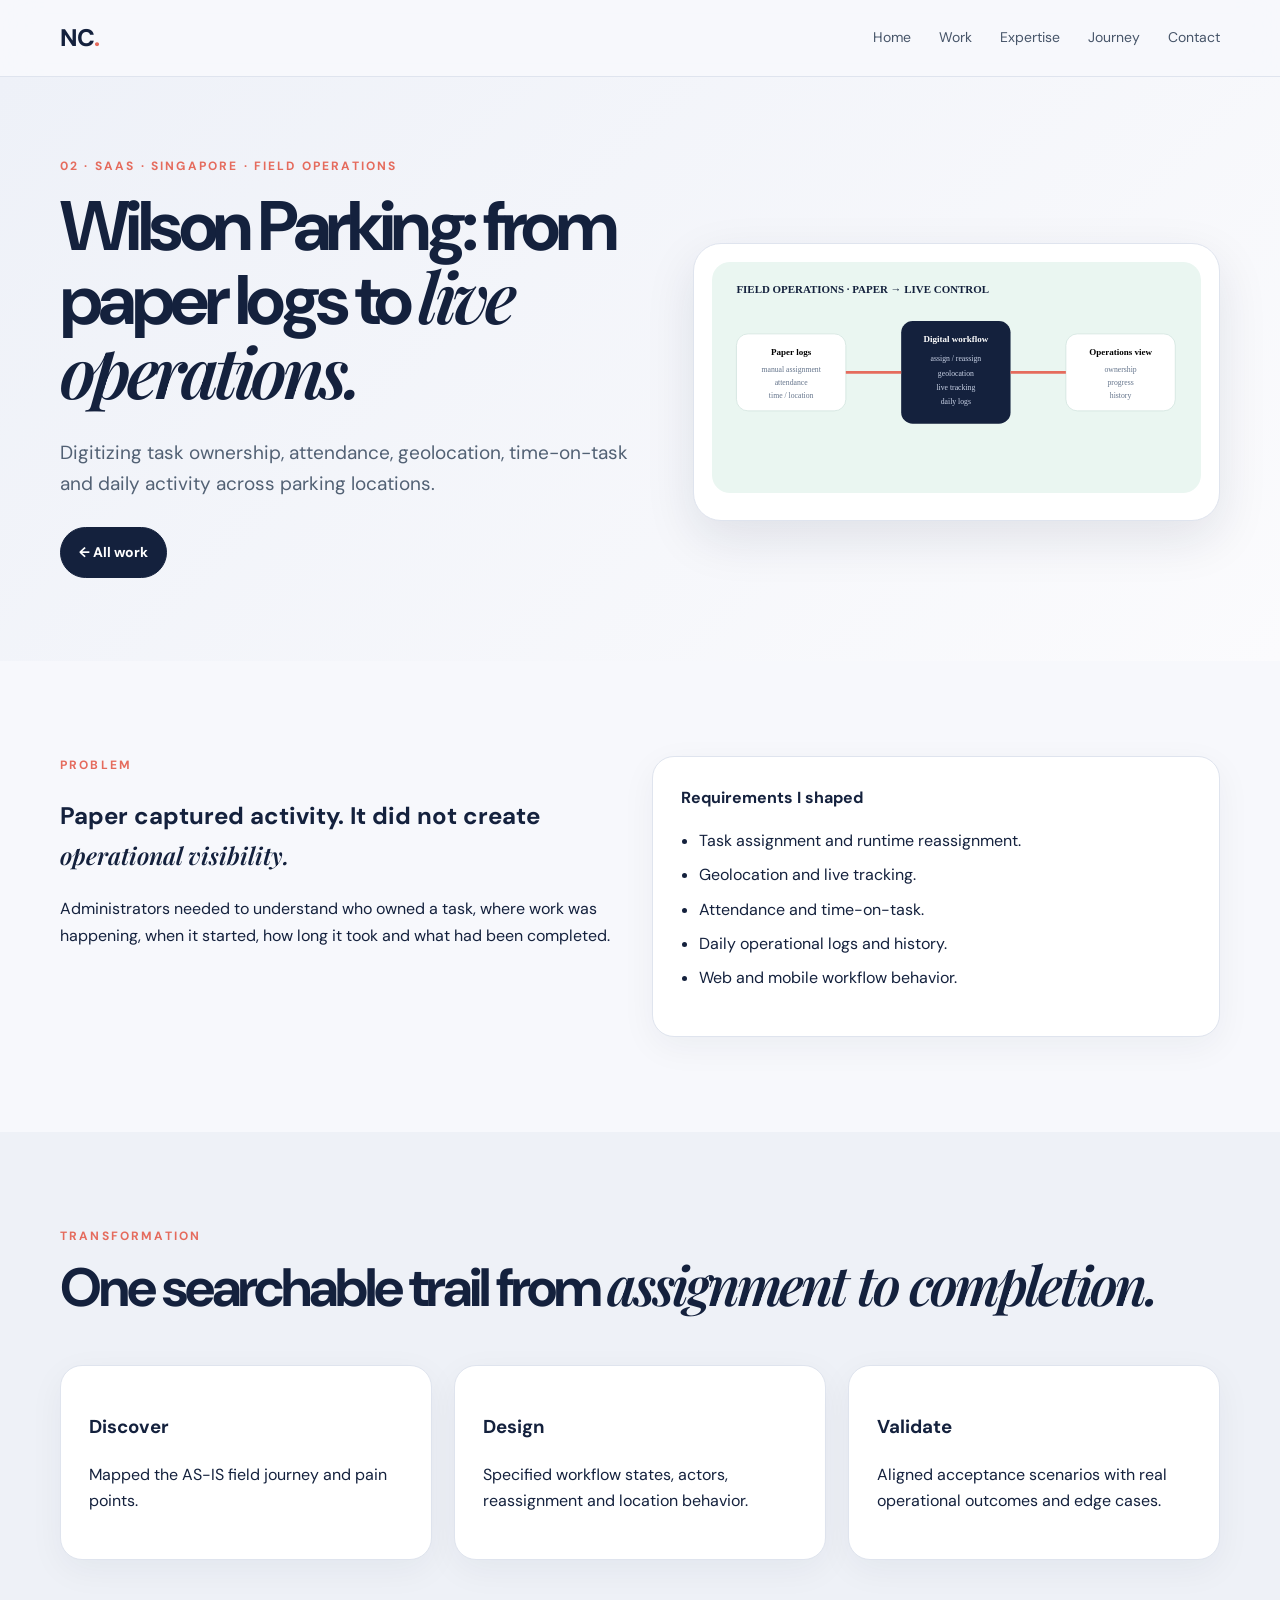
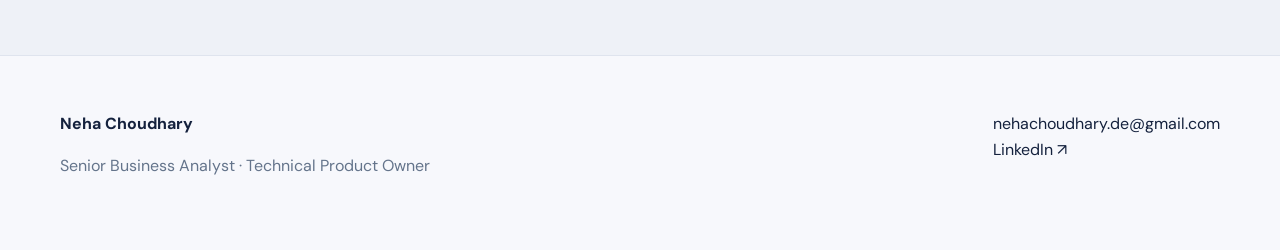
<file: wilson.html>
<!doctype html><html lang="en"><head><meta charset="utf-8"><meta name="viewport" content="width=device-width,initial-scale=1"><meta name="description" content="Neha Choudhary — Senior Business Analyst and Technical Product Owner portfolio"><title>Wilson Parking · Neha Choudhary</title><link rel="stylesheet" href="style.css"></head><body><nav class="nav"><div class="container navin"><a class="logo" href="index.html">NC<span>.</span></a><button class="menu">☰</button><div class="links"><a href="index.html">Home</a><a href="work.html">Work</a><a href="about.html">Expertise</a><a href="journey.html">Journey</a><a href="contact.html">Contact</a></div></div></nav><main><section class="pagehero"><div class="container"><div class="casehero"><div><div class="eyebrow">02 · SaaS · Singapore · Field operations</div><h1>Wilson Parking: from paper logs to <span class="serif">live operations.</span></h1><p class="lead">Digitizing task ownership, attendance, geolocation, time-on-task and daily activity across parking locations.</p><div class="actions"><a class="btn primary" href="work.html">← All work</a></div></div><div class="hero-art"><img src="assets/wilson-flow.svg" alt="Wilson Parking transformation flow" style="width:100%;border-radius:18px"></div></div></div></section><section class="section"><div class="container two-col"><div><div class="eyebrow">Problem</div><h2>Paper captured activity. It did not create <span class="serif">operational visibility.</span></h2><p>Administrators needed to understand who owned a task, where work was happening, when it started, how long it took and what had been completed.</p></div><div class="card"><strong>Requirements I shaped</strong><ul class="list"><li>Task assignment and runtime reassignment.</li><li>Geolocation and live tracking.</li><li>Attendance and time-on-task.</li><li>Daily operational logs and history.</li><li>Web and mobile workflow behavior.</li></ul></div></div></section><section class="section alt"><div class="container"><div class="sectionhead"><div><div class="eyebrow">Transformation</div><h2>One searchable trail from <span class="serif">assignment to completion.</span></h2></div></div><div class="grid grid3"><div class="card"><h3>Discover</h3><p>Mapped the AS-IS field journey and pain points.</p></div><div class="card"><h3>Design</h3><p>Specified workflow states, actors, reassignment and location behavior.</p></div><div class="card"><h3>Validate</h3><p>Aligned acceptance scenarios with real operational outcomes and edge cases.</p></div></div></div></section></main><footer class="footer"><div class="container footergrid"><div><strong>Neha Choudhary</strong><p>Senior Business Analyst · Technical Product Owner</p></div><div><a href="mailto:nehachoudhary.de@gmail.com">nehachoudhary.de@gmail.com</a><br><a href="https://www.linkedin.com/in/neha-choudhary-business-analyst">LinkedIn ↗</a></div></div></footer><script src="script.js"></script></body></html>
</file>
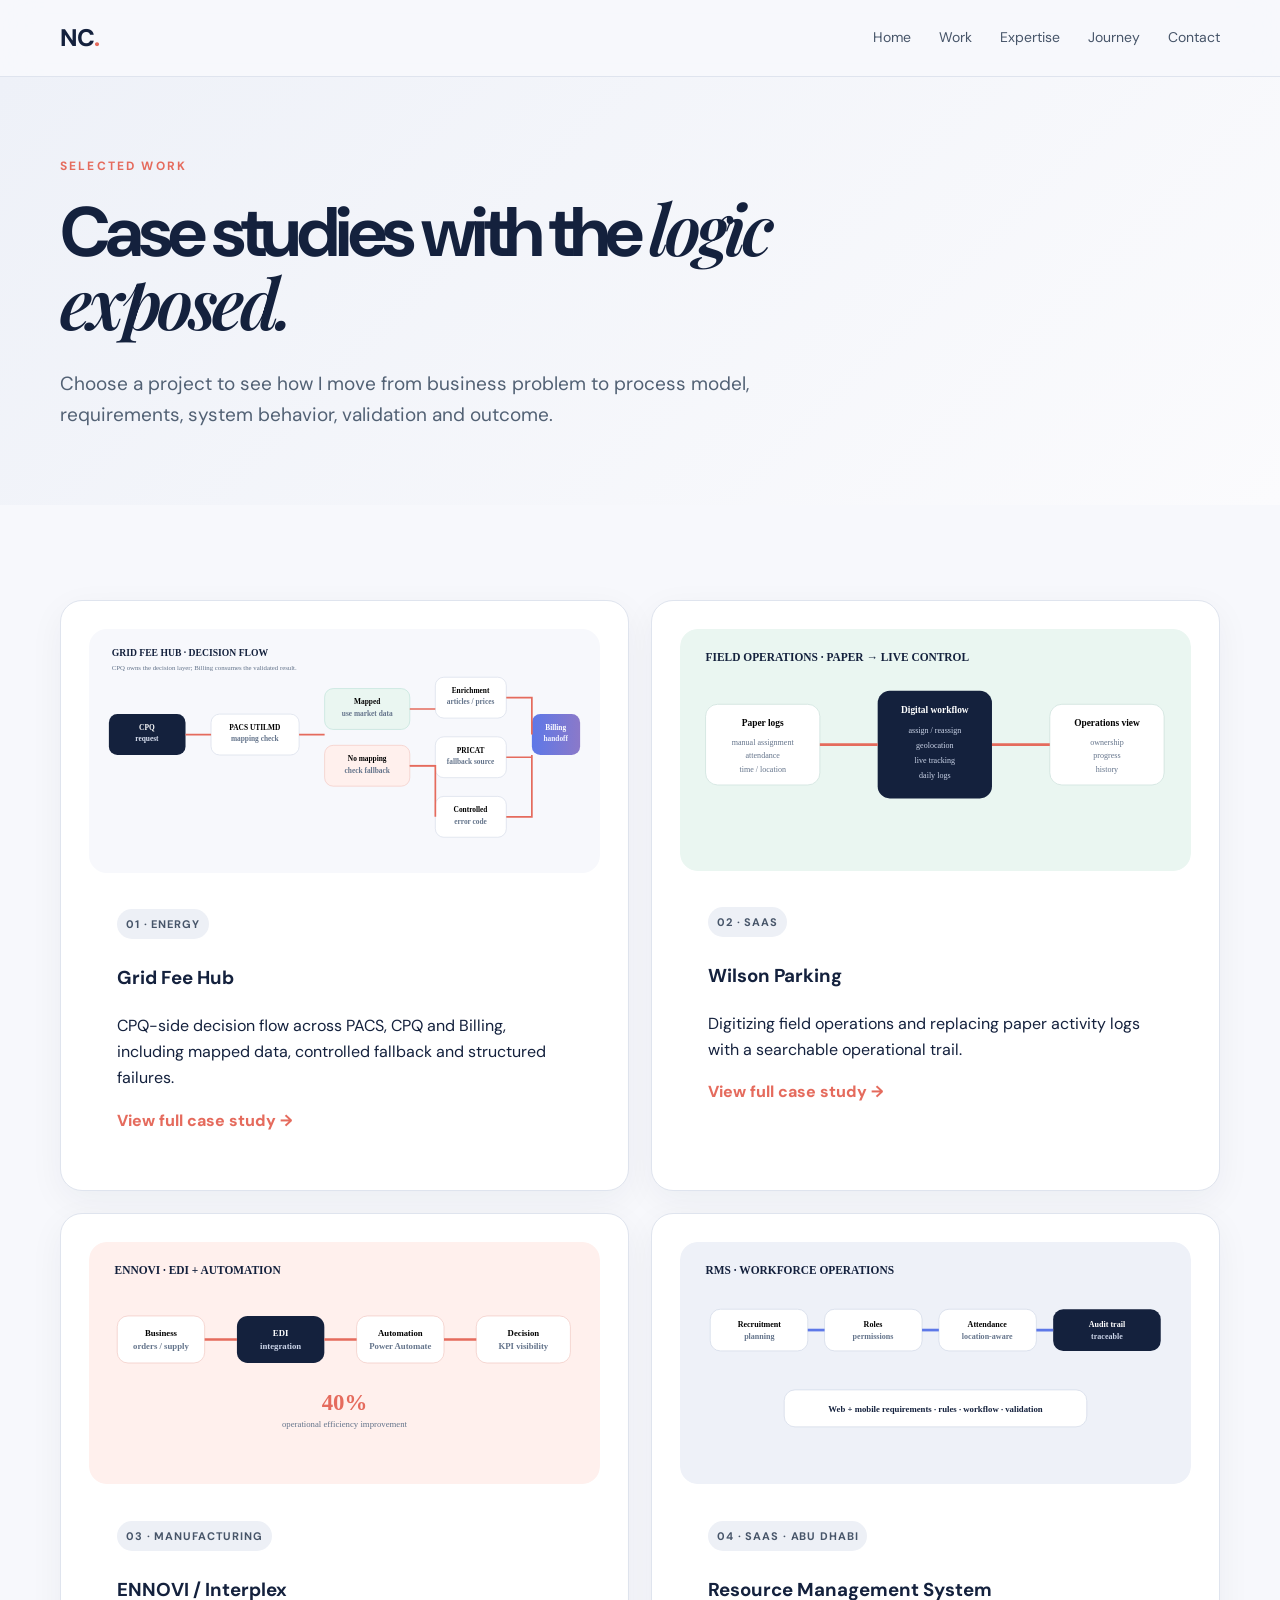
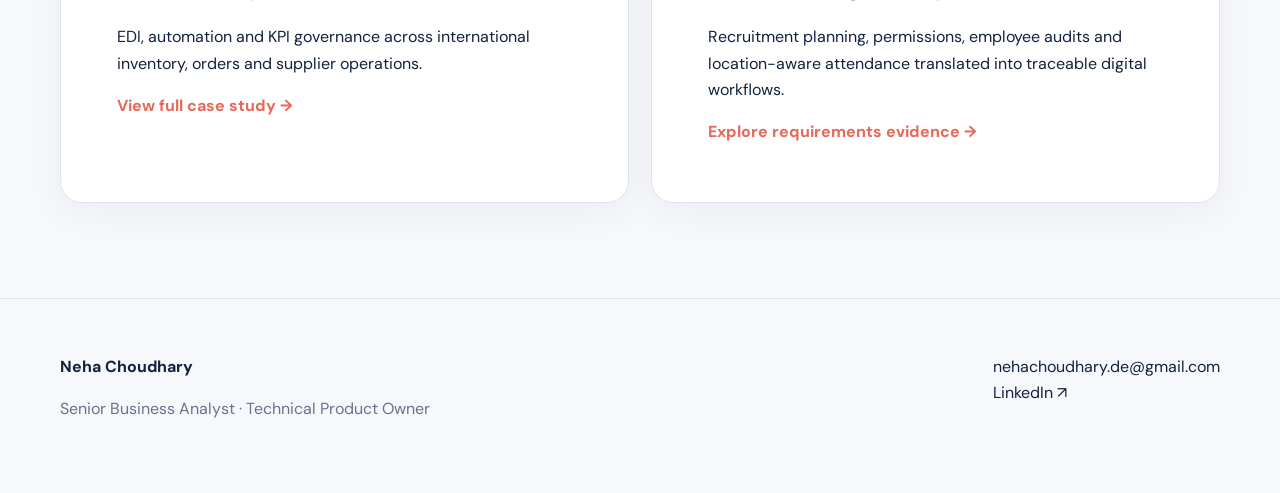
<file: work.html>
<!doctype html><html lang="en"><head><meta charset="utf-8"><meta name="viewport" content="width=device-width,initial-scale=1"><meta name="description" content="Neha Choudhary — Senior Business Analyst and Technical Product Owner portfolio"><title>Work · Neha Choudhary</title><link rel="stylesheet" href="style.css"></head><body><nav class="nav"><div class="container navin"><a class="logo" href="index.html">NC<span>.</span></a><button class="menu">☰</button><div class="links"><a href="index.html">Home</a><a href="work.html">Work</a><a href="about.html">Expertise</a><a href="journey.html">Journey</a><a href="contact.html">Contact</a></div></div></nav><main><section class="pagehero"><div class="container fade"><div class="eyebrow">Selected work</div><h1>Case studies with the <span class="serif">logic exposed.</span></h1><p class="lead">Choose a project to see how I move from business problem to process model, requirements, system behavior, validation and outcome.</p></div></section><section class="section"><div class="container"><div class="grid grid2"><article class="card reveal"><img src="assets/gfh-flow.svg" alt="Grid Fee Hub CPQ PACS Billing flow" style="width:100%;border-radius:18px"><div class="casebody"><div class="tag">01 · Energy</div><h3>Grid Fee Hub</h3><p>CPQ-side decision flow across PACS, CPQ and Billing, including mapped data, controlled fallback and structured failures.</p><a class="arrow" href="gfh.html">View full case study →</a></div></article><article class="card reveal"><img src="assets/wilson-flow.svg" alt="Wilson Parking workflow" style="width:100%;border-radius:18px"><div class="casebody"><div class="tag">02 · SaaS</div><h3>Wilson Parking</h3><p>Digitizing field operations and replacing paper activity logs with a searchable operational trail.</p><a class="arrow" href="wilson.html">View full case study →</a></div></article><article class="card reveal"><img src="assets/ennovi-flow.svg" alt="ENNOVI EDI automation" style="width:100%;border-radius:18px"><div class="casebody"><div class="tag">03 · Manufacturing</div><h3>ENNOVI / Interplex</h3><p>EDI, automation and KPI governance across international inventory, orders and supplier operations.</p><a class="arrow" href="ennovi.html">View full case study →</a></div></article><article class="card reveal"><img src="assets/rms-flow.svg" alt="Resource Management System workflow" style="width:100%;border-radius:18px"><div class="casebody"><div class="tag">04 · SaaS · Abu Dhabi</div><h3>Resource Management System</h3><p>Recruitment planning, permissions, employee audits and location-aware attendance translated into traceable digital workflows.</p><a class="arrow" href="rms.html">Explore requirements evidence →</a></div></article></div></div></section></main><footer class="footer"><div class="container footergrid"><div><strong>Neha Choudhary</strong><p>Senior Business Analyst · Technical Product Owner</p></div><div><a href="mailto:nehachoudhary.de@gmail.com">nehachoudhary.de@gmail.com</a><br><a href="https://www.linkedin.com/in/neha-choudhary-business-analyst">LinkedIn ↗</a></div></div></footer><script src="script.js"></script></body></html>
</file>
<file: style.css>
@import url('https://fonts.googleapis.com/css2?family=DM+Sans:wght@400;500;600;700&family=Playfair+Display:ital,wght@0,600;1,600&display=swap');
:root{--ink:#14213d;--muted:#64748b;--paper:#f7f8fc;--white:#fff;--line:#dfe4ee;--coral:#e56b5d;--mint:#7bc7b5;--blue:#5d78e8;--lav:#8b79c9;--dark:#0d1730;--shadow:0 18px 50px rgba(20,33,61,.10);--r:22px}*{box-sizing:border-box}html{scroll-behavior:smooth}body{margin:0;background:var(--paper);color:var(--ink);font-family:"DM Sans",system-ui,sans-serif;line-height:1.65}a{color:inherit;text-decoration:none}.container{width:min(1160px,calc(100% - 40px));margin:auto}.nav{position:sticky;top:0;z-index:50;background:rgba(247,248,252,.9);backdrop-filter:blur(18px);border-bottom:1px solid var(--line)}.navin{height:76px;display:flex;align-items:center;justify-content:space-between}.logo{font-weight:800;font-size:24px;letter-spacing:-.05em}.logo span{color:var(--coral)}.links{display:flex;gap:28px;align-items:center;font-size:14px;color:#475569}.links a:hover{color:var(--ink)}.menu{display:none;border:1px solid var(--line);background:#fff;border-radius:12px;padding:9px 11px}.hero{padding:100px 0 75px;position:relative;overflow:hidden}.hero:after{content:"";position:absolute;width:430px;height:430px;border-radius:50%;background:radial-gradient(circle,rgba(229,107,93,.16),transparent 65%);right:-120px;top:-140px}.eyebrow{font-size:12px;text-transform:uppercase;letter-spacing:.18em;font-weight:700;color:var(--coral)}h1{font-size:clamp(46px,7vw,82px);line-height:.98;letter-spacing:-.065em;margin:16px 0 26px;max-width:900px}.serif{font-family:"Playfair Display",serif;font-style:italic;font-weight:600}.lead{font-size:19px;max-width:780px;color:#526174}.actions{display:flex;gap:12px;flex-wrap:wrap;margin:28px 0}.btn{display:inline-flex;align-items:center;gap:8px;padding:13px 18px;border-radius:999px;border:1px solid var(--ink);font-weight:700;font-size:14px}.btn.primary{background:var(--ink);color:#fff}.btn.secondary{background:#fff}.stats{display:grid;grid-template-columns:repeat(4,1fr);border-top:1px solid var(--line);border-bottom:1px solid var(--line);margin-top:55px}.stat{padding:24px;border-right:1px solid var(--line)}.stat:last-child{border-right:0}.stat b{font-size:30px}.stat small{display:block;color:var(--muted)}.section{padding:95px 0}.section.alt{background:#eef1f7}.section.dark{background:var(--dark);color:#fff}.sectionhead{display:flex;justify-content:space-between;gap:30px;align-items:end;margin-bottom:40px}.sectionhead h2{font-size:clamp(32px,5vw,54px);letter-spacing:-.055em;line-height:1.02;margin:10px 0}.sectionhead p{max-width:500px;color:var(--muted)}.dark .sectionhead p{color:#aab4c8}.grid{display:grid;gap:22px}.grid3{grid-template-columns:repeat(3,1fr)}.grid2{grid-template-columns:repeat(2,1fr)}.card{background:#fff;border:1px solid var(--line);border-radius:var(--r);padding:28px;box-shadow:0 10px 35px rgba(20,33,61,.05);transition:.25s}.card:hover{box-shadow:var(--shadow);transform:translateY(-3px)}.case{overflow:hidden;padding:0}.case .visual{min-height:230px;padding:26px;background:#e9edf8}.case:nth-child(2) .visual{background:#eaf6f1}.case:nth-child(3) .visual{background:#fff0ed}.casebody{padding:28px}.tag{display:inline-flex;padding:6px 9px;border-radius:999px;background:#edf0f6;color:#475569;font-size:11px;font-weight:700;text-transform:uppercase;letter-spacing:.08em;margin:0 5px 5px 0}.case h3{font-size:27px;letter-spacing:-.04em;margin:14px 0 8px}.case p{color:var(--muted)}.arrow{font-weight:800;color:var(--coral)}.mini-flow{display:flex;align-items:center;gap:8px;flex-wrap:wrap}.node{padding:10px 13px;border-radius:13px;background:#fff;border:1px solid #cfd6e4;font-size:12px;font-weight:700}.node.accent{background:var(--ink);color:#fff;border-color:var(--ink)}.connector{color:var(--coral);font-weight:900}.filterbar{display:flex;gap:9px;flex-wrap:wrap;margin-bottom:28px}.filter{border:1px solid var(--line);background:#fff;border-radius:999px;padding:9px 14px;cursor:pointer;font-weight:700;color:#64748b}.filter.active{background:var(--ink);color:#fff;border-color:var(--ink)}.steps{display:grid;grid-template-columns:repeat(5,1fr);gap:12px}.step{padding:22px;border:1px solid var(--line);background:#fff;border-radius:18px}.step b{display:block;font-size:12px;color:var(--coral);letter-spacing:.1em}.step h3{margin:10px 0 4px}.step p{margin:0;color:var(--muted);font-size:13px}.pagehero{padding:80px 0 55px;background:linear-gradient(135deg,#eef1f8,#fbfbfd)}.pagehero h1{font-size:clamp(42px,6vw,70px)}.casehero{display:grid;grid-template-columns:1.05fr .95fr;gap:50px;align-items:center}.casehero h1{font-size:clamp(44px,6vw,70px)}.hero-art{background:#fff;border:1px solid var(--line);border-radius:28px;padding:18px;box-shadow:var(--shadow)}.metricrow{display:grid;grid-template-columns:repeat(3,1fr);gap:12px;margin:30px 0}.metric{padding:18px;background:#fff;border:1px solid var(--line);border-radius:18px}.metric b{display:block;font-size:22px}.metric span{color:var(--muted);font-size:12px}.two-col{display:grid;grid-template-columns:1fr 1fr;gap:24px}.list{padding-left:18px}.list li{margin:8px 0}.callout{padding:24px;border-left:4px solid var(--coral);background:#fff6f4;border-radius:0 18px 18px 0;margin:25px 0}.callout strong{display:block;margin-bottom:4px}.accordion{border:1px solid var(--line);border-radius:18px;background:#fff;overflow:hidden}.acc{border-bottom:1px solid var(--line)}.acc:last-child{border:0}.acc button{width:100%;border:0;background:#fff;padding:18px 20px;text-align:left;font:inherit;font-weight:800;cursor:pointer;display:flex;justify-content:space-between}.acc .content{display:none;padding:0 20px 20px;color:var(--muted)}.acc.open .content{display:block}.footer{padding:55px 0;border-top:1px solid var(--line)}.footergrid{display:flex;justify-content:space-between;gap:30px}.footer p{color:var(--muted)}.pills{display:flex;flex-wrap:wrap;gap:9px;margin-top:18px}.pill{border:1px solid var(--line);background:#fff;padding:9px 12px;border-radius:999px;font-size:13px;color:#475569}.timeline{position:relative}.timeline:before{content:"";position:absolute;left:12px;top:0;bottom:0;width:2px;background:#d9deea}.tl{position:relative;padding:0 0 40px 48px}.tl:before{content:"";position:absolute;left:5px;top:5px;width:16px;height:16px;border-radius:50%;background:var(--coral);border:4px solid var(--paper)}.tl .date{font-size:12px;color:var(--coral);font-weight:800;letter-spacing:.08em}.tl h3{margin:5px 0}.tl p{color:var(--muted);margin:0}.reveal{opacity:0;transform:translateY(18px);transition:.7s}.reveal.show{opacity:1;transform:none}.fade{animation:fade .65s ease both}@keyframes fade{from{opacity:0;transform:translateY(12px)}to{opacity:1;transform:none}}@media(max-width:850px){.links{display:none}.menu{display:block}.nav.open .links{display:flex;position:absolute;top:76px;left:0;right:0;background:var(--paper);padding:20px;flex-direction:column;align-items:flex-start;border-bottom:1px solid var(--line)}.stats{grid-template-columns:1fr 1fr}.stat:nth-child(2){border-right:0}.stat:nth-child(-n+2){border-bottom:1px solid var(--line)}.grid3,.grid2,.two-col,.casehero{grid-template-columns:1fr}.casehero .hero-art{order:-1}.sectionhead{display:block}}@media(max-width:520px){.container{width:calc(100% - 28px)}.hero{padding:70px 0 45px}h1{font-size:45px}.stats{grid-template-columns:1fr}.stat{border-right:0!important;border-bottom:1px solid var(--line)}.stat:last-child{border:0}.steps{grid-template-columns:1fr}.metricrow{grid-template-columns:1fr}.footergrid{display:block}}
</file>
